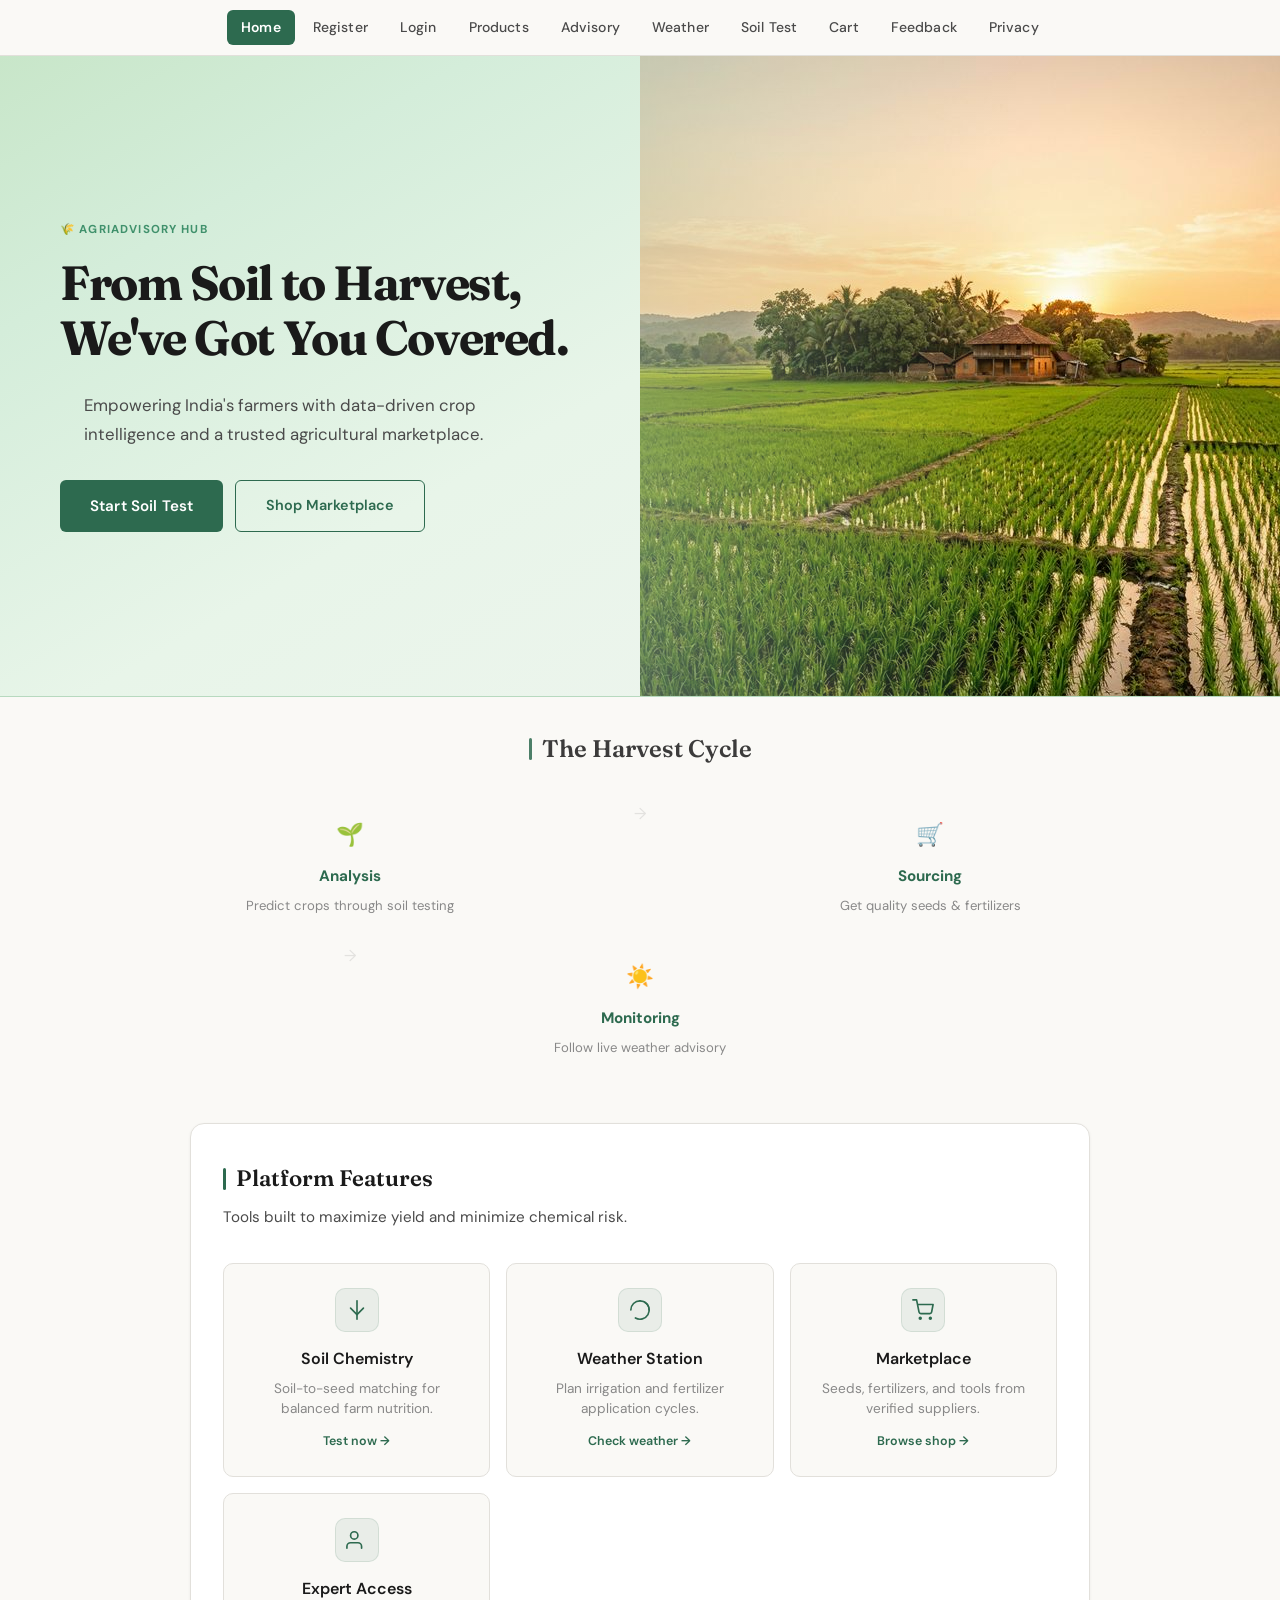
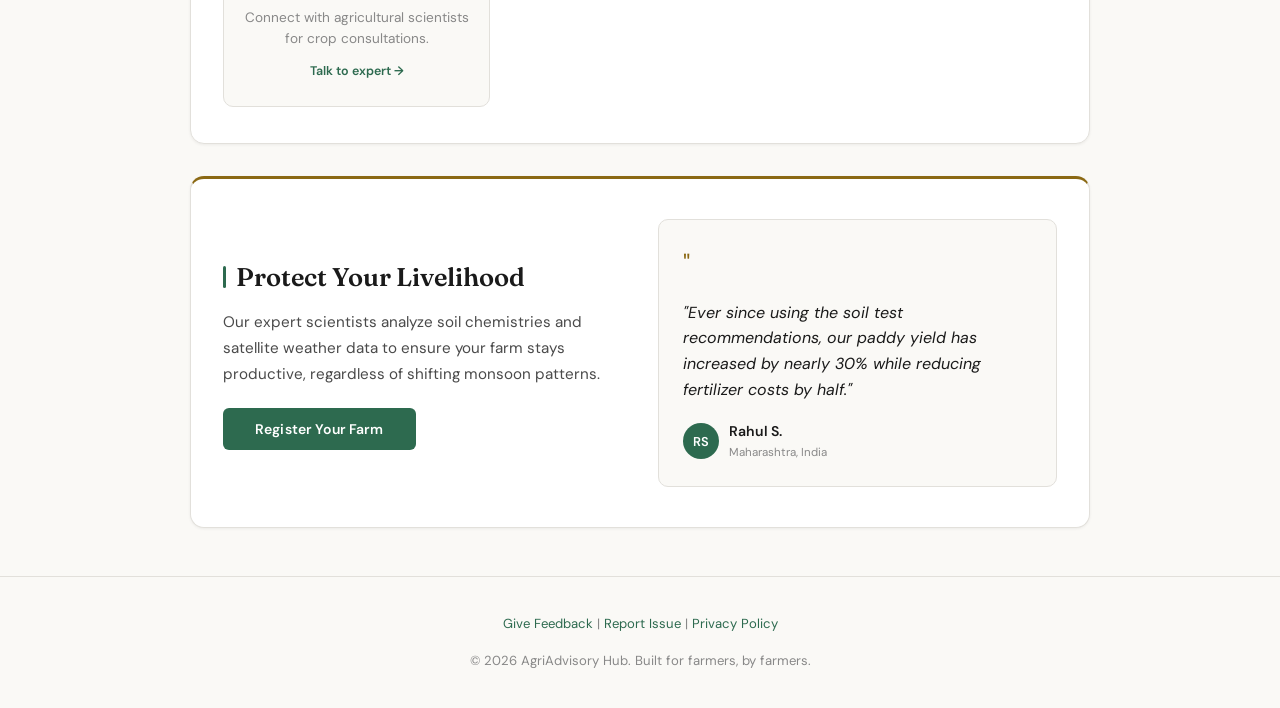
<file: index.html>
<!DOCTYPE html>
<html lang="en">

<head>
  <meta charset="UTF-8">
  <meta name="viewport" content="width=device-width, initial-scale=1.0">
  <meta name="description"
    content="AgriAdvisory Hub — Smart farming assistant for crop recommendations, farm registration, and agricultural products.">
  <title>AgriAdvisory Hub — Smart Farming Assistant</title>
  <link rel="stylesheet" href="style.css">
</head>

<body>

  <nav>
    <a href="index.html" class="active">Home</a>
    <a href="register.html">Register</a>
    <a href="login.html">Login</a>
    <a href="products.html">Products</a>
    <a href="advisory.html">Advisory</a>
    <a href="weather.html">Weather</a>
    <a href="soil.html">Soil Test</a>
    <a href="checkout.html">Cart</a>
    <a href="feedback.html">Feedback</a>
    <a href="privacy.html">Privacy</a>
  </nav>

  <header style="padding: 0; text-align: left;" class="hero-split">
    <div class="hero-text">
      <span
        style="display:inline-block; font-size:0.72rem; font-weight:700; letter-spacing:0.1em; text-transform:uppercase; color:var(--accent-secondary); margin-bottom:16px;">🌾
        AgriAdvisory Hub</span>
      <h1 style="font-size: clamp(2rem, 4.5vw, 3rem);">From Soil to Harvest,<br>We've Got You Covered.</h1>
      <p style="margin-top:14px; color:var(--text-secondary); max-width:480px; font-size:1.05rem; line-height:1.7;">
        Empowering India's farmers with data-driven crop intelligence and a trusted agricultural marketplace.</p>
      <div style="display: flex; gap: 12px; flex-wrap: wrap; margin-top: 32px;">
        <button onclick="location.href='soil.html'" style="padding: 13px 30px; font-size: 0.95rem;">
          Start Soil Test
        </button>
        <a href="products.html"
          style="padding: 13px 30px; text-decoration: none; color: var(--accent-primary); border: 1px solid var(--accent-primary); border-radius: var(--radius-sm); font-weight: 600; font-size: 0.9rem; transition: 0.2s; display:inline-flex; align-items:center;">
          Shop Marketplace
        </a>
      </div>
    </div>
    <div class="hero-image">
      <img src="images/farm_hero.png" alt="Lush green paddy fields at golden hour">
    </div>
  </header>

  <!-- THE FARMER JOURNEY -->
  <div class="section" style="background: none; border: none; box-shadow: none; padding: 0 20px;">
    <h2 style="justify-content: center; font-size: 1.5rem; opacity: 0.85; margin-bottom: 32px;">
      The Harvest Cycle</h2>
    <div class="features" style="gap: 10px;">
      <div style="text-align: center; flex: 1; padding: 16px; border-radius: 10px;">
        <span style="font-size: 1.4rem; display: block; margin-bottom: 10px;">🌱</span>
        <h4 style="color: var(--accent-primary); margin-bottom: 6px; font-size: 0.95rem;">Analysis</h4>
        <p style="font-size: 0.82rem; color: var(--text-muted);">Predict crops through soil testing</p>
      </div>
      <div style="text-align: center; flex: 0.3; opacity: 0.2; color: var(--text-muted);">→</div>
      <div style="text-align: center; flex: 1; padding: 16px; border-radius: 10px;">
        <span style="font-size: 1.4rem; display: block; margin-bottom: 10px;">🛒</span>
        <h4 style="color: var(--accent-primary); margin-bottom: 6px; font-size: 0.95rem;">Sourcing</h4>
        <p style="font-size: 0.82rem; color: var(--text-muted);">Get quality seeds &amp; fertilizers</p>
      </div>
      <div style="text-align: center; flex: 0.3; opacity: 0.2; color: var(--text-muted);">→</div>
      <div style="text-align: center; flex: 1; padding: 16px; border-radius: 10px;">
        <span style="font-size: 1.4rem; display: block; margin-bottom: 10px;">☀️</span>
        <h4 style="color: var(--accent-primary); margin-bottom: 6px; font-size: 0.95rem;">Monitoring</h4>
        <p style="font-size: 0.82rem; color: var(--text-muted);">Follow live weather advisory</p>
      </div>
    </div>
  </div>

  <div class="section" style="margin-top: 48px;">
    <h2 style="margin-bottom: 8px;">Platform Features</h2>
    <p style="margin-bottom: 32px;">Tools built to maximize yield and minimize chemical risk.</p>

    <div class="features">
      <div class="feature-card" onclick="location.href='soil.html'" style="cursor: pointer;">
        <div class="feature-icon">
          <svg xmlns="http://www.w3.org/2000/svg" width="22" height="22" viewBox="0 0 24 24" fill="none"
            stroke="currentColor" stroke-width="1.8" stroke-linecap="round" stroke-linejoin="round">
            <path d="M12 2v20" />
            <path d="m5 10 7 7 7-7" />
          </svg>
        </div>
        <h3>Soil Chemistry</h3>
        <p>Soil-to-seed matching for balanced farm nutrition.</p>
        <span
          style="font-size: 0.78rem; color: var(--accent-primary); font-weight: 600; margin-top: 12px; display: block;">Test
          now →</span>
      </div>

      <div class="feature-card" onclick="location.href='weather.html'" style="cursor: pointer;">
        <div class="feature-icon">
          <svg xmlns="http://www.w3.org/2000/svg" width="22" height="22" viewBox="0 0 24 24" fill="none"
            stroke="currentColor" stroke-width="1.8" stroke-linecap="round" stroke-linejoin="round">
            <path d="M12 2a10 10 0 0 1 10 10" />
            <path d="M2 12C2 6.48 6.48 2 12 2" />
            <path d="M7 20.7a10 10 0 0 0 10-17.4" />
          </svg>
        </div>
        <h3>Weather Station</h3>
        <p>Plan irrigation and fertilizer application cycles.</p>
        <span
          style="font-size: 0.78rem; color: var(--accent-primary); font-weight: 600; margin-top: 12px; display: block;">Check
          weather →</span>
      </div>

      <div class="feature-card" onclick="location.href='products.html'" style="cursor: pointer;">
        <div class="feature-icon">
          <svg xmlns="http://www.w3.org/2000/svg" width="22" height="22" viewBox="0 0 24 24" fill="none"
            stroke="currentColor" stroke-width="1.8" stroke-linecap="round" stroke-linejoin="round">
            <circle cx="9" cy="21" r="1" />
            <circle cx="20" cy="21" r="1" />
            <path d="M1 1h4l2.68 13.39a2 2 0 0 0 2 1.61h9.72a2 2 0 0 0 2-1.61L23 6H6" />
          </svg>
        </div>
        <h3>Marketplace</h3>
        <p>Seeds, fertilizers, and tools from verified suppliers.</p>
        <span
          style="font-size: 0.78rem; color: var(--accent-primary); font-weight: 600; margin-top: 12px; display: block;">Browse
          shop →</span>
      </div>

      <div class="feature-card" onclick="location.href='advisory.html'" style="cursor: pointer;">
        <div class="feature-icon">
          <svg xmlns="http://www.w3.org/2000/svg" width="22" height="22" viewBox="0 0 24 24" fill="none"
            stroke="currentColor" stroke-width="1.8" stroke-linecap="round" stroke-linejoin="round">
            <path d="M17 21v-2a4 4 0 0 0-4-4H5a4 4 0 0 0-4 4v2" />
            <circle cx="9" cy="7" r="4" />
          </svg>
        </div>
        <h3>Expert Access</h3>
        <p>Connect with agricultural scientists for crop consultations.</p>
        <span
          style="font-size: 0.78rem; color: var(--accent-primary); font-weight: 600; margin-top: 12px; display: block;">Talk
          to expert →</span>
      </div>
    </div>
  </div>

  <div class="section" style="border-top: 3px solid var(--accent-earth); padding: 40px 32px;">
    <div style="display: grid; grid-template-columns: 1fr 1fr; gap: 36px; align-items: center;">
      <div>
        <h2 style="font-size: 1.6rem; color: var(--text-primary);">Protect Your Livelihood</h2>
        <p style="margin-top: 12px; color: var(--text-secondary); line-height: 1.7;">Our expert scientists analyze soil
          chemistries and satellite weather data to ensure your farm stays productive, regardless of shifting monsoon
          patterns.</p>
        <button onclick="location.href='register.html'" style="margin-top: 20px; padding: 12px 32px;">Register Your
          Farm</button>
      </div>
      <div>
        <div
          style="background: var(--bg-primary); border-radius: var(--radius-md); padding: 24px; border: 1px solid var(--border-color);">
          <div style="color: var(--accent-earth); font-size: 1.6rem; margin-bottom: 14px;">"</div>
          <p style="font-style: italic; font-size: 1rem; color: var(--text-primary); line-height: 1.6;">"Ever since
            using the soil test recommendations, our paddy yield has increased by nearly 30% while reducing fertilizer
            costs by half."</p>
          <div style="margin-top: 18px; display: flex; align-items: center; gap: 10px;">
            <div
              style="width: 36px; height: 36px; border-radius: 50%; background: var(--accent-primary); display:flex; align-items:center; justify-content:center; color: #fff; font-weight:600; font-size: 0.8rem;">
              RS</div>
            <div>
              <div style="font-weight: 600; font-size: 0.88rem;">Rahul S.</div>
              <div style="font-size: 0.72rem; color: var(--text-muted);">Maharashtra, India</div>
            </div>
          </div>
        </div>
      </div>
    </div>
  </div>

  <footer>
    <div style="margin-bottom: 15px;">
      <a href="feedback.html">Give Feedback</a> |
      <a href="report_issue.html">Report Issue</a> |
      <a href="privacy.html">Privacy Policy</a>
    </div>
    <p>&copy; 2026 AgriAdvisory Hub. Built for farmers, by farmers.</p>
  </footer>

</body>

</html>
</file>
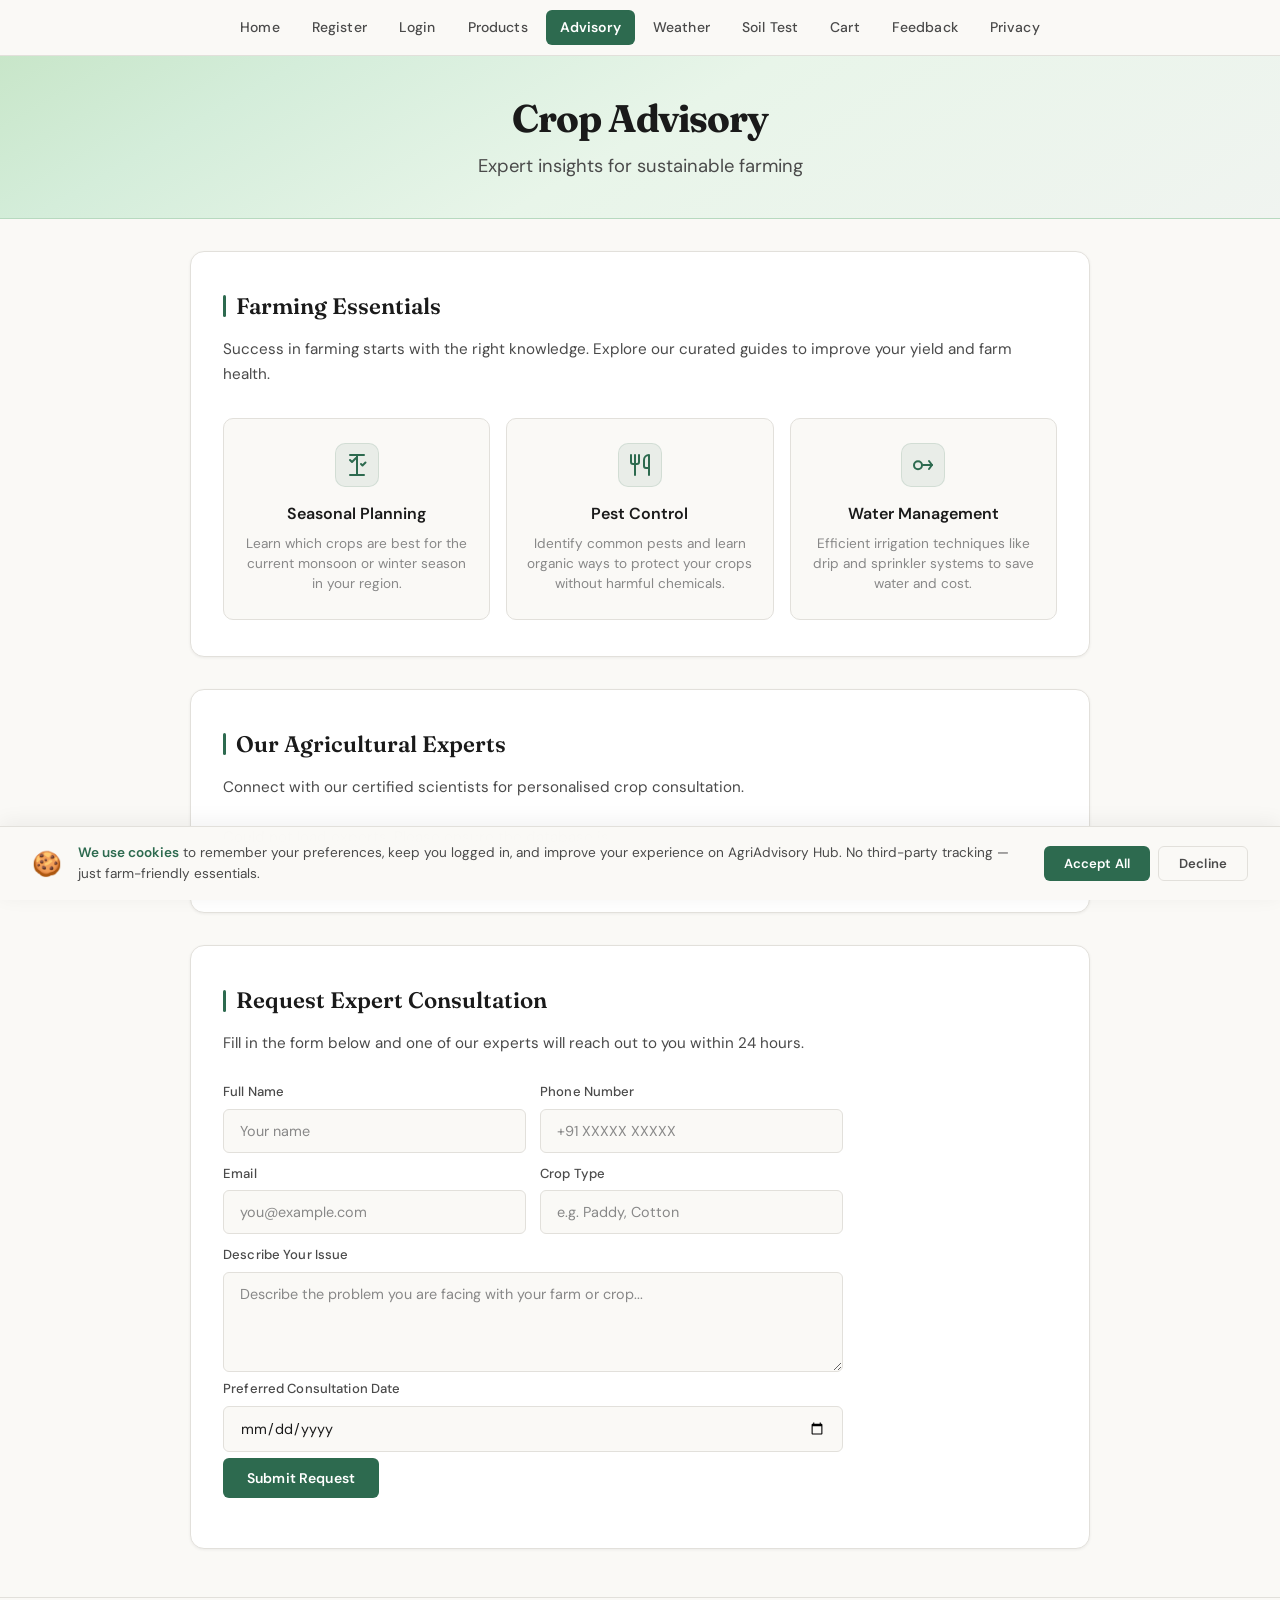
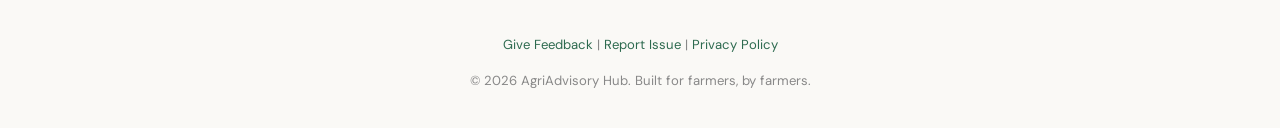
<file: advisory.html>
<!DOCTYPE html>
<html lang="en">

<head>
    <meta charset="UTF-8">
    <meta name="viewport" content="width=device-width, initial-scale=1.0">
    <meta name="description" content="Expert agricultural advisory and crop management tips on AgriAdvisory Hub.">
    <title>Expert Advisory — AgriAdvisory Hub</title>
    <link rel="stylesheet" href="style.css">
    <style>
        .experts-grid {
            display: grid;
            grid-template-columns: repeat(auto-fill, minmax(280px, 1fr));
            gap: 18px;
            margin-top: 24px;
        }

        .expert-card {
            background: var(--bg-card);
            border: 1px solid var(--border-color);
            border-radius: var(--radius-md);
            padding: 22px;
            transition: var(--transition-fast);
        }

        .expert-card:hover {
            border-color: var(--accent-secondary);
        }

        .expert-badge {
            display: inline-block;
            font-size: 0.7rem;
            font-weight: 700;
            letter-spacing: 0.06em;
            text-transform: uppercase;
            color: var(--accent-primary);
            background: rgba(45, 106, 79, 0.08);
            border-radius: 4px;
            padding: 3px 9px;
            margin-bottom: 10px;
        }

        .expert-name {
            font-size: 1.05rem;
            font-weight: 700;
            color: var(--text-primary);
            margin-bottom: 4px;
        }

        .expert-qual {
            font-size: 0.8rem;
            color: var(--text-muted);
            margin-bottom: 8px;
        }

        .expert-meta {
            font-size: 0.82rem;
            color: var(--text-secondary);
            line-height: 1.6;
        }

        .expert-exp {
            font-size: 0.78rem;
            color: var(--accent-primary);
            font-weight: 600;
            margin-top: 10px;
        }

        .request-form-wrap {
            max-width: 620px;
        }

        .input-row {
            display: grid;
            grid-template-columns: 1fr 1fr;
            gap: 14px;
        }

        @media (max-width: 600px) {
            .input-row {
                grid-template-columns: 1fr;
            }
        }
    </style>
</head>

<body>

    <nav>
        <a href="index.html">Home</a>
        <a href="register.html">Register</a>
        <a href="login.html">Login</a>
        <a href="products.html">Products</a>
        <a href="advisory.html" class="active">Advisory</a>
        <a href="weather.html">Weather</a>
        <a href="soil.html">Soil Test</a>
        <a href="checkout.html">Cart</a>
        <a href="feedback.html">Feedback</a>
        <a href="privacy.html">Privacy</a>
    </nav>

    <header class="header-slim">
        <h1>Crop Advisory</h1>
        <p>Expert insights for sustainable farming</p>
    </header>

    <div class="section">
        <h2>Farming Essentials</h2>
        <p>Success in farming starts with the right knowledge. Explore our curated guides to improve your yield and farm
            health.</p>

        <div class="features" style="margin-top: 30px;">
            <div class="feature-card">
                <div class="feature-icon">
                    <svg xmlns="http://www.w3.org/2000/svg" width="24" height="24" viewBox="0 0 24 24" fill="none"
                        stroke="currentColor" stroke-width="2" stroke-linecap="round" stroke-linejoin="round">
                        <path d="m16 11 1.5 1.5 3-3" />
                        <path d="M5 22h14" />
                        <path d="M5 2h14" />
                        <path d="M12 2v20" />
                        <path d="m5 7 2 2 4-4" />
                    </svg>
                </div>
                <h3>Seasonal Planning</h3>
                <p>Learn which crops are best for the current monsoon or winter season in your region.</p>
            </div>
            <div class="feature-card">
                <div class="feature-icon">
                    <svg xmlns="http://www.w3.org/2000/svg" width="24" height="24" viewBox="0 0 24 24" fill="none"
                        stroke="currentColor" stroke-width="2" stroke-linecap="round" stroke-linejoin="round">
                        <path d="M3 2v7c0 1.1.9 2 2 2h4a2 2 0 0 0 2-2V2" />
                        <path d="M7 2v20" />
                        <path d="M21 15V2v0a5 5 0 0 0-5 5v6c0 1.1.9 2 2 2h3Zm0 0v7" />
                    </svg>
                </div>
                <h3>Pest Control</h3>
                <p>Identify common pests and learn organic ways to protect your crops without harmful chemicals.</p>
            </div>
            <div class="feature-card">
                <div class="feature-icon">
                    <svg xmlns="http://www.w3.org/2000/svg" width="24" height="24" viewBox="0 0 24 24" fill="none"
                        stroke="currentColor" stroke-width="2" stroke-linecap="round" stroke-linejoin="round">
                        <path d="M7 16.3c2.2 0 4-1.8 4-4 0-2.2-1.8-4-4-4s-4 1.8-4 4c0 2.2 1.8 4 4 4Z" />
                        <path d="M12 12h9" />
                        <path d="M18 8l3 4-3 4" />
                    </svg>
                </div>
                <h3>Water Management</h3>
                <p>Efficient irrigation techniques like drip and sprinkler systems to save water and cost.</p>
            </div>
        </div>
    </div>

    <div class="section">
        <h2>Our Agricultural Experts</h2>
        <p>Connect with our certified scientists for personalised crop consultation.</p>
        <div id="experts-grid" class="experts-grid">
            <p style="color: var(--text-muted);">Loading experts...</p>
        </div>
    </div>

    <div class="section">
        <h2>Request Expert Consultation</h2>
        <p style="margin-bottom: 24px;">Fill in the form below and one of our experts will reach out to you within 24
            hours.</p>
        <div class="request-form-wrap">
            <form id="advisory-form">
                <div class="input-row">
                    <div class="form-group">
                        <label for="adv-name">Full Name</label>
                        <input type="text" id="adv-name" placeholder="Your name" required>
                    </div>
                    <div class="form-group">
                        <label for="adv-phone">Phone Number</label>
                        <input type="text" id="adv-phone" placeholder="+91 XXXXX XXXXX" required>
                    </div>
                </div>
                <div class="input-row">
                    <div class="form-group">
                        <label for="adv-email">Email</label>
                        <input type="email" id="adv-email" placeholder="you@example.com">
                    </div>
                    <div class="form-group">
                        <label for="adv-crop">Crop Type</label>
                        <input type="text" id="adv-crop" placeholder="e.g. Paddy, Cotton">
                    </div>
                </div>
                <div class="form-group">
                    <label for="adv-issue">Describe Your Issue</label>
                    <textarea id="adv-issue" rows="4"
                        placeholder="Describe the problem you are facing with your farm or crop..." required></textarea>
                </div>
                <div class="form-group">
                    <label for="adv-date">Preferred Consultation Date</label>
                    <input type="date" id="adv-date">
                </div>
                <button type="submit" id="adv-submit-btn">Submit Request</button>
            </form>
            <p id="adv-msg" style="margin-top: 14px; color: var(--accent-primary); font-weight: 500;"></p>
        </div>
    </div>

    <footer>
        <div style="margin-bottom: 15px;">
            <a href="feedback.html">Give Feedback</a> |
            <a href="report_issue.html">Report Issue</a> |
            <a href="privacy.html">Privacy Policy</a>
        </div>
        <p>&copy; 2026 AgriAdvisory Hub. Built for farmers, by farmers.</p>
    </footer>

    <script src="script.js"></script>
    <script>
        // Load experts from database
        (async function loadExperts() {
            const grid = document.getElementById('experts-grid');
            try {
                const res = await fetch('get_advisory.php');
                const data = await res.json();

                if (!data || data.length === 0) {
                    grid.innerHTML = '<p style="color:var(--text-muted);">No experts listed yet.</p>';
                    return;
                }

                grid.innerHTML = '';
                data.forEach(expert => {
                    const card = document.createElement('div');
                    card.className = 'expert-card';
                    card.innerHTML = `
                        <div class="expert-badge">${expert.specialisation || 'Agriculture'}</div>
                        <div class="expert-name">${expert.name}</div>
                        <div class="expert-qual">${expert.qualification || ''}</div>
                        <div class="expert-meta">📍 ${expert.state_coverage || 'Pan India'}</div>
                        <div class="expert-exp">${expert.experience_yrs} yrs experience</div>
                    `;
                    grid.appendChild(card);
                });
            } catch (err) {
                grid.innerHTML = '<p style="color:var(--text-muted);">Could not load experts. Please ensure the database is running.</p>';
            }
        })();

        // Advisory consultation request form
        const advisoryForm = document.getElementById('advisory-form');
        if (advisoryForm) {
            advisoryForm.onsubmit = async function (e) {
                e.preventDefault();
                const btn = document.getElementById('adv-submit-btn');
                btn.innerText = 'Submitting...';
                btn.disabled = true;

                const farmerId = getCookie('farmerId') || '';
                const body = [
                    `farmer_id=${encodeURIComponent(farmerId)}`,
                    `farmer_name=${encodeURIComponent(document.getElementById('adv-name').value.trim())}`,
                    `farmer_phone=${encodeURIComponent(document.getElementById('adv-phone').value.trim())}`,
                    `farmer_email=${encodeURIComponent(document.getElementById('adv-email').value.trim())}`,
                    `crop_type=${encodeURIComponent(document.getElementById('adv-crop').value.trim())}`,
                    `issue_desc=${encodeURIComponent(document.getElementById('adv-issue').value.trim())}`,
                    `preferred_date=${encodeURIComponent(document.getElementById('adv-date').value)}`
                ].join('&');

                try {
                    const res = await fetch('request_advisory.php', {
                        method: 'POST',
                        headers: { 'Content-Type': 'application/x-www-form-urlencoded' },
                        body: body
                    });
                    const result = await res.json();
                    const msg = document.getElementById('adv-msg');

                    if (result.status === 'success') {
                        msg.innerText = '✅ Request submitted! Our expert will contact you within 24 hours.';
                        advisoryForm.reset();
                        showToast('Consultation request saved.');
                    } else {
                        msg.innerText = result.message || 'Something went wrong.';
                        showToast('Request failed. Please try again.');
                    }
                } catch (err) {
                    showToast('Network error. Please check your connection.');
                } finally {
                    btn.innerText = 'Submit Request';
                    btn.disabled = false;
                }
            };
        }
    </script>

</body>

</html>
</file>
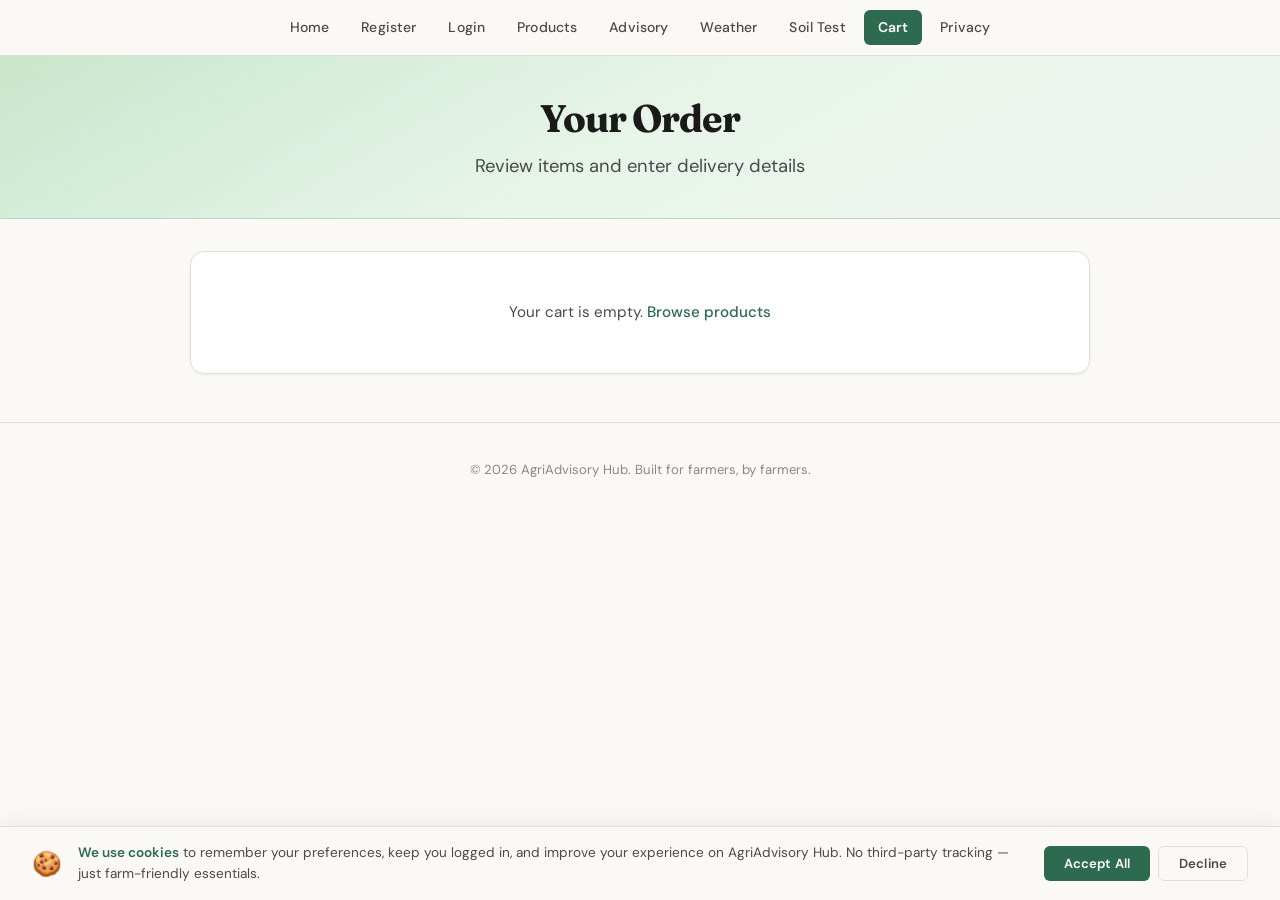
<file: checkout.html>
<!DOCTYPE html>
<html lang="en">

<head>
    <meta charset="UTF-8">
    <meta name="viewport" content="width=device-width, initial-scale=1.0">
    <meta name="description" content="Review your cart and place your order on AgriAdvisory Hub.">
    <title>Checkout — AgriAdvisory Hub</title>
    <link rel="stylesheet" href="style.css">
</head>

<body>

    <nav>
        <a href="index.html">Home</a>
        <a href="register.html">Register</a>
        <a href="login.html">Login</a>
        <a href="products.html">Products</a>
        <a href="advisory.html">Advisory</a>
        <a href="weather.html">Weather</a>
        <a href="soil.html">Soil Test</a>
        <a href="checkout.html" class="active">Cart</a>
        <a href="privacy.html">Privacy</a>
    </nav>

    <header class="header-slim">
        <h1>Your Order</h1>
        <p>Review items and enter delivery details</p>
    </header>

    <!-- Empty cart state -->
    <div id="cart-empty" class="section empty-state" style="display:none;">
        <p>Your cart is empty. <a href="products.html" class="link-accent">Browse products</a></p>
    </div>

    <!-- Checkout layout — shown when cart has items -->
    <div id="checkout-layout" class="checkout-grid" style="display:none;">

        <!-- LEFT: Cart Summary -->
        <div class="section checkout-panel">
            <h2>Order Summary</h2>
            <ul id="cart"></ul>
            <div class="order-total-row">
                <span>Total</span>
                <span id="total" class="total-amount"></span>
            </div>
        </div>

        <!-- RIGHT: Delivery Form -->
        <div class="section checkout-panel">
            <h2>Delivery Details</h2>
            <form id="order-form">

                <div class="form-group">
                    <label for="cust-name">Full Name</label>
                    <input type="text" id="cust-name" placeholder="Your name" required>
                </div>

                <div class="form-group">
                    <label for="cust-phone">Phone Number</label>
                    <input type="text" id="cust-phone" placeholder="+91 XXXXX XXXXX" required>
                </div>

                <div class="form-group">
                    <label for="cust-address">Delivery Address</label>
                    <textarea id="cust-address" rows="4" placeholder="Village, Taluka, District, State"
                        required></textarea>
                </div>

                <div class="form-group">
                    <label for="payment-mode">Payment Mode</label>
                    <select id="payment-mode">
                        <option>Cash on Delivery</option>
                        <option>UPI / QR</option>
                        <option>Bank Transfer</option>
                    </select>
                </div>

                <button type="submit" id="place-order-btn" class="btn-place-order">
                    Place Order
                </button>

            </form>
            <p id="order-msg" class="order-msg"></p>
        </div>

    </div>

    <!-- Order success screen -->
    <div id="order-success" class="section order-success-panel" style="display:none;">
        <div class="success-icon">
            <svg xmlns="http://www.w3.org/2000/svg" width="48" height="48" viewBox="0 0 24 24" fill="none"
                stroke="currentColor" stroke-width="1.8" stroke-linecap="round" stroke-linejoin="round">
                <path d="M22 11.08V12a10 10 0 1 1-5.93-9.14" />
                <polyline points="22 4 12 14.01 9 11.01" />
            </svg>
        </div>
        <h2>Order Placed!</h2>
        <p>Thank you. Your order has been received and saved. Our team will contact you shortly.</p>
        <p id="order-ref" class="order-ref"></p>
        <a href="products.html" class="btn-outline-link">Continue Shopping</a>
    </div>

    <footer>
        <p>&copy; 2026 AgriAdvisory Hub. Built for farmers, by farmers.</p>
    </footer>

    <script src="script.js"></script>

</body>

</html>
</file>
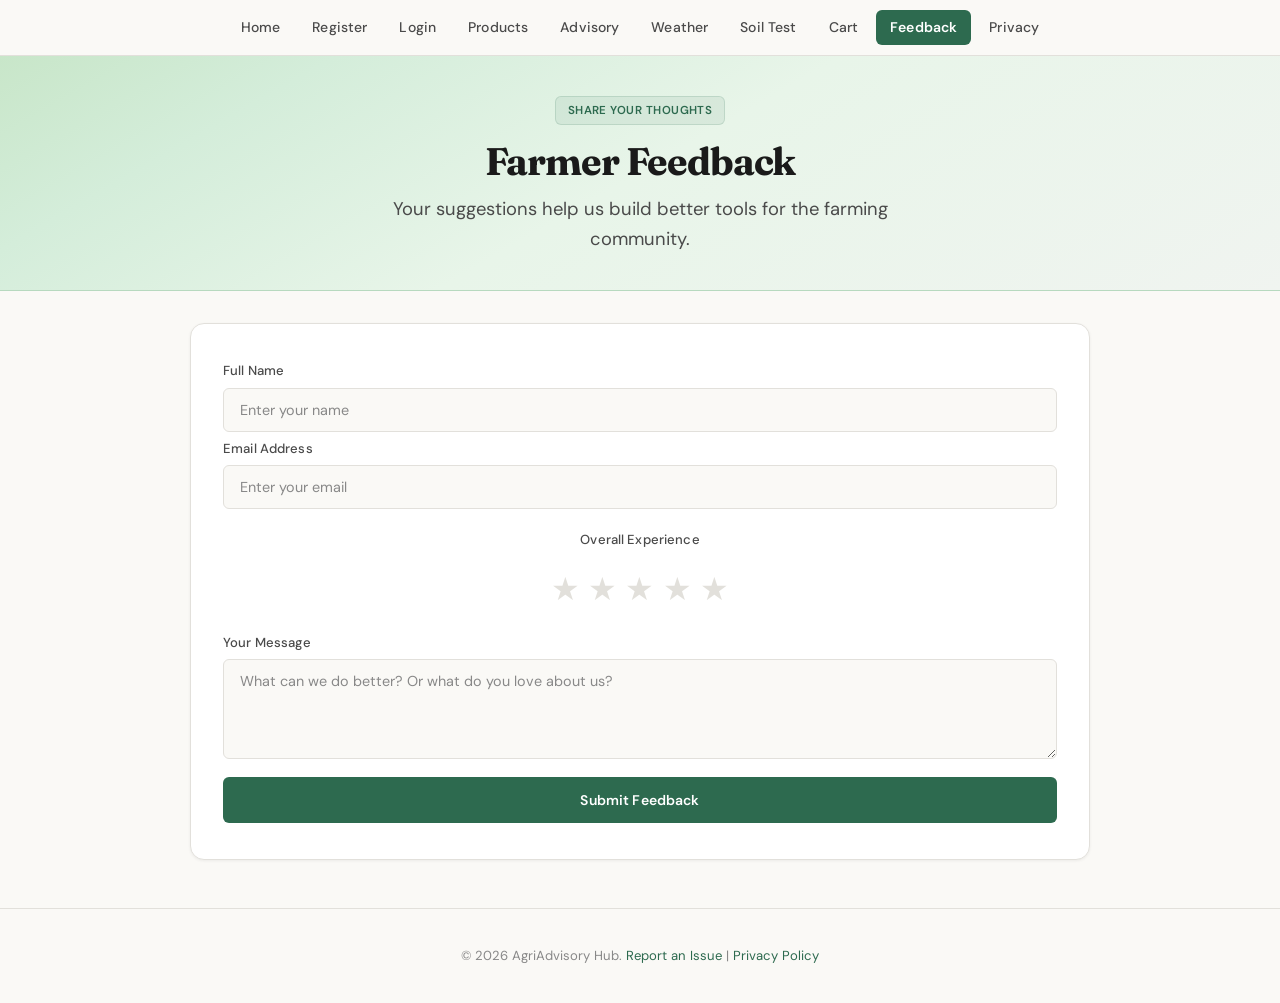
<file: feedback.html>
<!DOCTYPE html>
<html lang="en">

<head>
    <meta charset="UTF-8">
    <meta name="viewport" content="width=device-width, initial-scale=1.0">
    <meta name="description"
        content="Share your feedback with AgriAdvisory Hub. Help us improve our services for farmers.">
    <title>Feedback — AgriAdvisory Hub</title>
    <link rel="stylesheet" href="style.css">
    <style>
        .rating-stars {
            display: flex;
            gap: 8px;
            margin: 12px 0;
            justify-content: center;
        }

        .rating-stars input {
            display: none;
        }

        .rating-stars label {
            font-size: 2rem;
            color: var(--border-color);
            cursor: pointer;
            transition: var(--transition-fast);
        }

        .rating-stars label:hover,
        .rating-stars label:hover~label,
        .rating-stars input:checked~label {
            color: #f1c40f;
        }

        .rating-stars {
            flex-direction: row-reverse;
        }
    </style>
</head>

<body>

    <nav>
        <a href="index.html">Home</a>
        <a href="register.html">Register</a>
        <a href="login.html">Login</a>
        <a href="products.html">Products</a>
        <a href="advisory.html">Advisory</a>
        <a href="weather.html">Weather</a>
        <a href="soil.html">Soil Test</a>
        <a href="checkout.html">Cart</a>
        <a href="feedback.html" class="active">Feedback</a>
        <a href="privacy.html">Privacy</a>
    </nav>

    <header class="header-slim">
        <span class="badge">Share Your Thoughts</span>
        <h1>Farmer Feedback</h1>
        <p>Your suggestions help us build better tools for the farming community.</p>
    </header>

    <main class="section">
        <form id="feedbackForm">
            <div class="form-group">
                <label for="name">Full Name</label>
                <input type="text" id="name" name="name" placeholder="Enter your name" required>
            </div>

            <div class="form-group">
                <label for="email">Email Address</label>
                <input type="email" id="email" name="email" placeholder="Enter your email" required>
            </div>

            <div class="form-group" style="text-align: center; margin-top: 20px;">
                <label>Overall Experience</label>
                <div class="rating-stars">
                    <input type="radio" id="star5" name="rating" value="5" required><label for="star5">★</label>
                    <input type="radio" id="star4" name="rating" value="4"><label for="star4">★</label>
                    <input type="radio" id="star3" name="rating" value="3"><label for="star3">★</label>
                    <input type="radio" id="star2" name="rating" value="2"><label for="star2">★</label>
                    <input type="radio" id="star1" name="rating" value="1"><label for="star1">★</label>
                </div>
            </div>

            <div class="form-group">
                <label for="message">Your Message</label>
                <textarea id="message" name="message" placeholder="What can we do better? Or what do you love about us?"
                    required></textarea>
            </div>

            <button type="submit" style="width: 100%; margin-top: 12px; padding: 14px;">Submit Feedback</button>
            <div id="msg"></div>
        </form>
    </main>

    <footer>
        <p>&copy; 2026 AgriAdvisory Hub. <a href="report_issue.html">Report an Issue</a> | <a
                href="privacy.html">Privacy Policy</a></p>
    </footer>

    <script>
        document.getElementById('feedbackForm').addEventListener('submit', async (e) => {
            e.preventDefault();
            const msgDiv = document.getElementById('msg');
            msgDiv.textContent = 'Submitting...';

            const formData = new FormData(e.target);
            try {
                const response = await fetch('submit_feedback.php', {
                    method: 'POST',
                    body: formData
                });
                const result = await response.json();
                msgDiv.textContent = result.message;
                if (result.success) {
                    e.target.reset();
                    msgDiv.style.color = 'var(--accent-primary)';
                } else {
                    msgDiv.style.color = '#c0392b';
                }
            } catch (err) {
                msgDiv.textContent = 'Connection error. Please try again.';
                msgDiv.style.color = '#c0392b';
            }
        });
    </script>
</body>

</html>
</file>
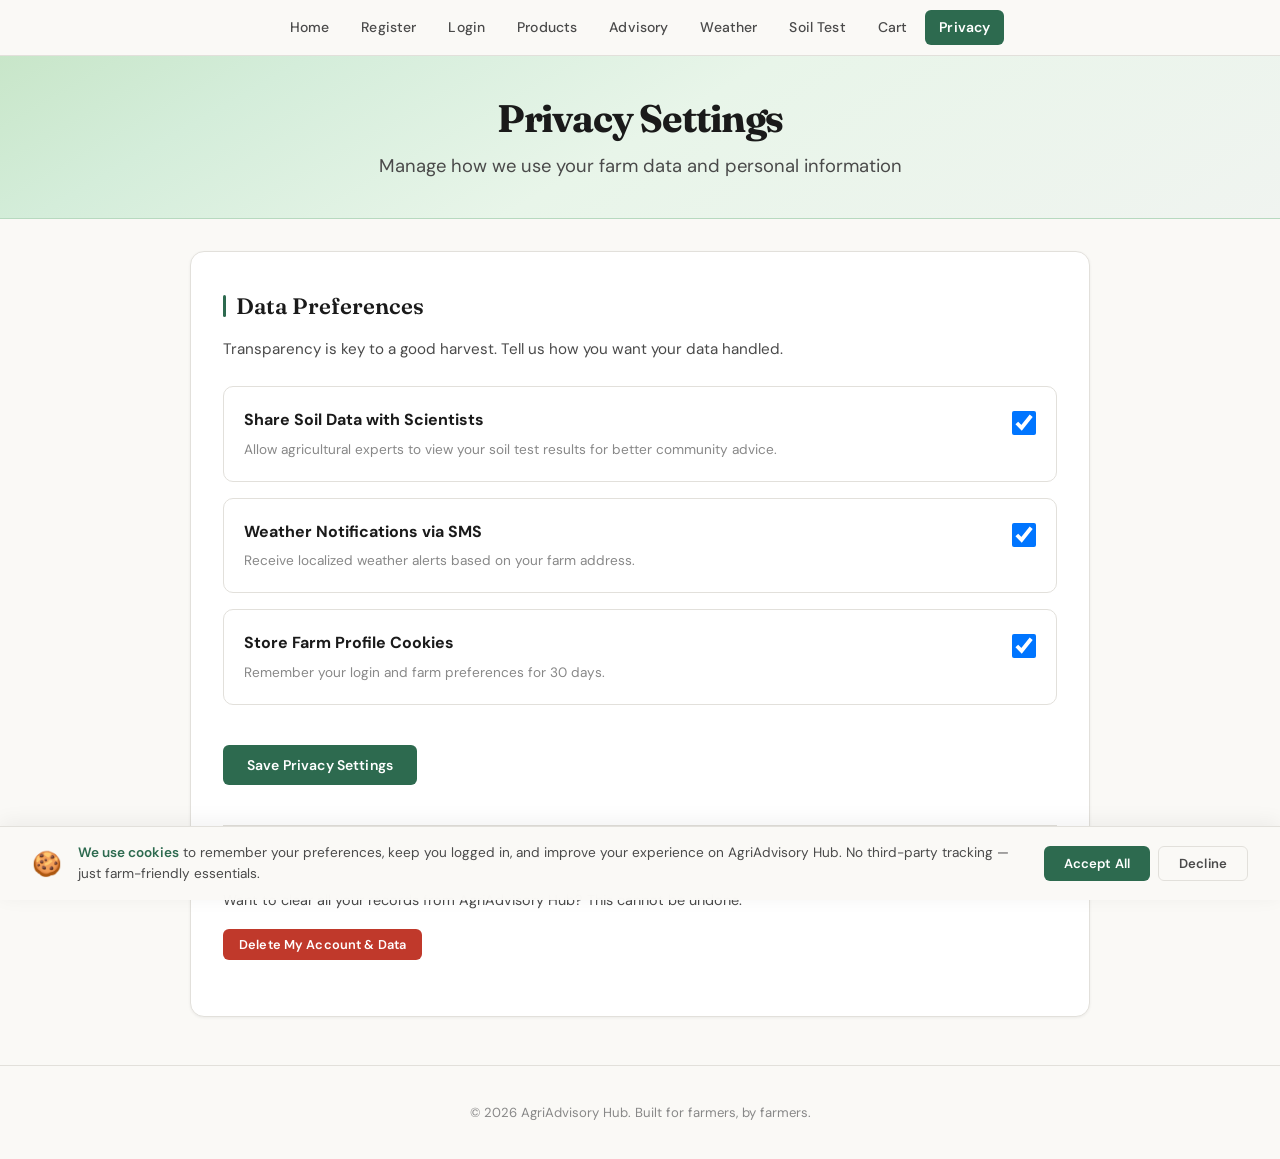
<file: privacy.html>
<!DOCTYPE html>
<html lang="en">

<head>
    <meta charset="UTF-8">
    <meta name="viewport" content="width=device-width, initial-scale=1.0">
    <meta name="description" content="Manage your data and privacy settings on AgriAdvisory Hub.">
    <title>Privacy Settings — AgriAdvisory Hub</title>
    <link rel="stylesheet" href="style.css">
</head>

<body>

    <nav>
        <a href="index.html">Home</a>
        <a href="register.html">Register</a>
        <a href="login.html">Login</a>
        <a href="products.html">Products</a>
        <a href="advisory.html">Advisory</a>
        <a href="weather.html">Weather</a>
        <a href="soil.html">Soil Test</a>
        <a href="checkout.html">Cart</a>
        <a href="privacy.html" class="active">Privacy</a>
    </nav>

    <header class="header-slim">
        <h1>Privacy Settings</h1>
        <p>Manage how we use your farm data and personal information</p>
    </header>

    <div class="section">
        <h2>Data Preferences</h2>
        <p style="margin-bottom: 24px;">Transparency is key to a good harvest. Tell us how you want your data handled.
        </p>

        <form id="privacy-form">
            <div class="form-group"
                style="background: var(--bg-glass); padding: 20px; border-radius: var(--radius-md); margin-bottom: 16px; border: 1px solid var(--border-color);">
                <div style="display: flex; justify-content: space-between; align-items: flex-start; gap: 16px;">
                    <div>
                        <h4 style="color: var(--text-primary); margin-bottom: 4px;">Share Soil Data with Scientists</h4>
                        <p style="font-size: 0.85rem; color: var(--text-muted);">Allow agricultural experts to view your
                            soil test results for better community advice.</p>
                    </div>
                    <input type="checkbox" id="share-soil" style="width: 24px; height: 24px; margin-top: 4px;" checked>
                </div>
            </div>

            <div class="form-group"
                style="background: var(--bg-glass); padding: 20px; border-radius: var(--radius-md); margin-bottom: 16px; border: 1px solid var(--border-color);">
                <div style="display: flex; justify-content: space-between; align-items: flex-start; gap: 16px;">
                    <div>
                        <h4 style="color: var(--text-primary); margin-bottom: 4px;">Weather Notifications via SMS</h4>
                        <p style="font-size: 0.85rem; color: var(--text-muted);">Receive localized weather alerts based
                            on your farm address.</p>
                    </div>
                    <input type="checkbox" id="weather-sms" style="width: 24px; height: 24px; margin-top: 4px;" checked>
                </div>
            </div>

            <div class="form-group"
                style="background: var(--bg-glass); padding: 20px; border-radius: var(--radius-md); margin-bottom: 16px; border: 1px solid var(--border-color);">
                <div style="display: flex; justify-content: space-between; align-items: flex-start; gap: 16px;">
                    <div>
                        <h4 style="color: var(--text-primary); margin-bottom: 4px;">Store Farm Profile Cookies</h4>
                        <p style="font-size: 0.85rem; color: var(--text-muted);">Remember your login and farm
                            preferences for 30 days.</p>
                    </div>
                    <input type="checkbox" id="store-cookies" style="width: 24px; height: 24px; margin-top: 4px;"
                        checked>
                </div>
            </div>

            <button type="submit" style="margin-top: 24px;">Save Privacy Settings</button>
        </form>

        <div style="margin-top: 40px; padding-top: 24px; border-top: 1px solid var(--border-color);">
            <h4 style="color: #ef4444; margin-bottom: 12px;">Data Deletion</h4>
            <p style="font-size: 0.9rem; margin-bottom: 16px;">Want to clear all your records from AgriAdvisory Hub?
                This cannot be undone.</p>
            <button class="btn-danger" id="delete-data-btn">Delete My Account & Data</button>
        </div>

        <p id="privacy-msg" style="margin-top: 20px; text-align: center; color: var(--accent-primary);"></p>
    </div>

    <footer>
        <p>&copy; 2026 AgriAdvisory Hub. Built for farmers, by farmers.</p>
    </footer>

    <script src="script.js"></script>

</body>

</html>
</file>
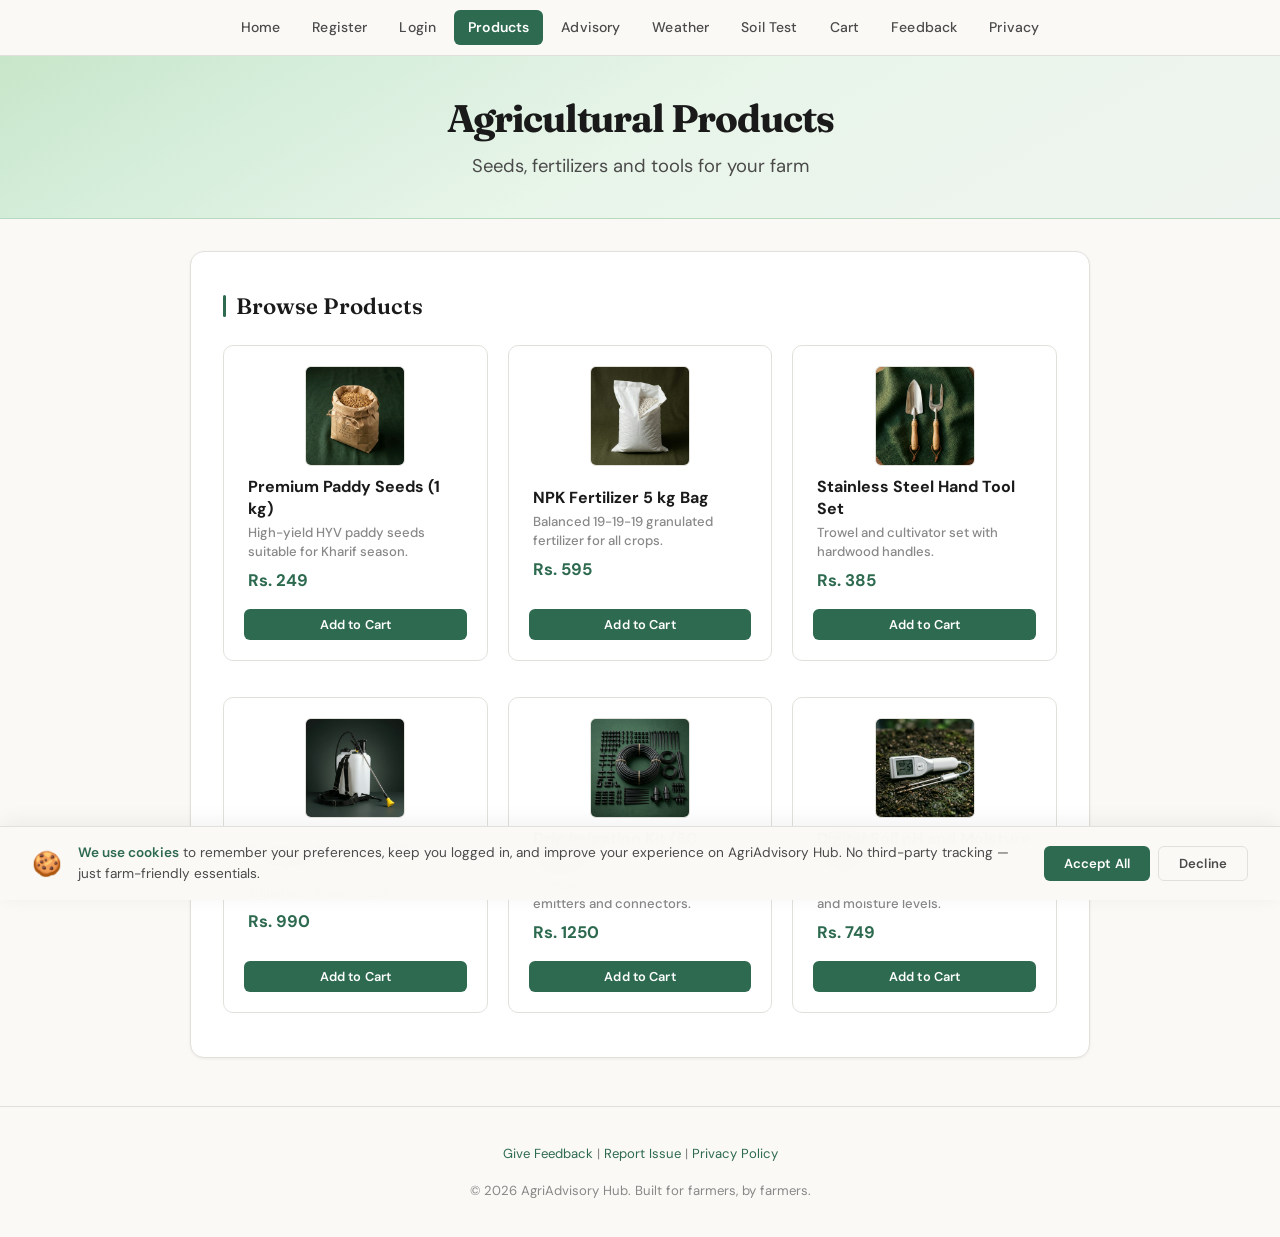
<file: products.html>
<!DOCTYPE html>
<html lang="en">

<head>
    <meta charset="UTF-8">
    <meta name="viewport" content="width=device-width, initial-scale=1.0">
    <meta name="description" content="Browse and purchase essential agricultural products on AgriAdvisory Hub.">
    <title>Products — AgriAdvisory Hub</title>
    <link rel="stylesheet" href="style.css">
</head>

<body>

    <nav>
        <a href="index.html">Home</a>
        <a href="register.html">Register</a>
        <a href="login.html">Login</a>
        <a href="products.html" class="active">Products</a>
        <a href="advisory.html">Advisory</a>
        <a href="weather.html">Weather</a>
        <a href="soil.html">Soil Test</a>
        <a href="checkout.html">Cart</a>
        <a href="feedback.html">Feedback</a>
        <a href="privacy.html">Privacy</a>
    </nav>

    <header class="header-slim">
        <h1>Agricultural Products</h1>
        <p>Seeds, fertilizers and tools for your farm</p>
    </header>

    <div class="section">
        <h2>Browse Products</h2>
        <ul id="products"></ul>

        <div id="products-empty" class="empty-state" style="display:none;">
            <p>No products available right now. Check back soon.</p>
        </div>
    </div>

    <footer>
        <div style="margin-bottom: 15px;">
            <a href="feedback.html">Give Feedback</a> |
            <a href="report_issue.html">Report Issue</a> |
            <a href="privacy.html">Privacy Policy</a>
        </div>
        <p>&copy; 2026 AgriAdvisory Hub. Built for farmers, by farmers.</p>
    </footer>

    <script src="script.js"></script>

</body>

</html>
</file>
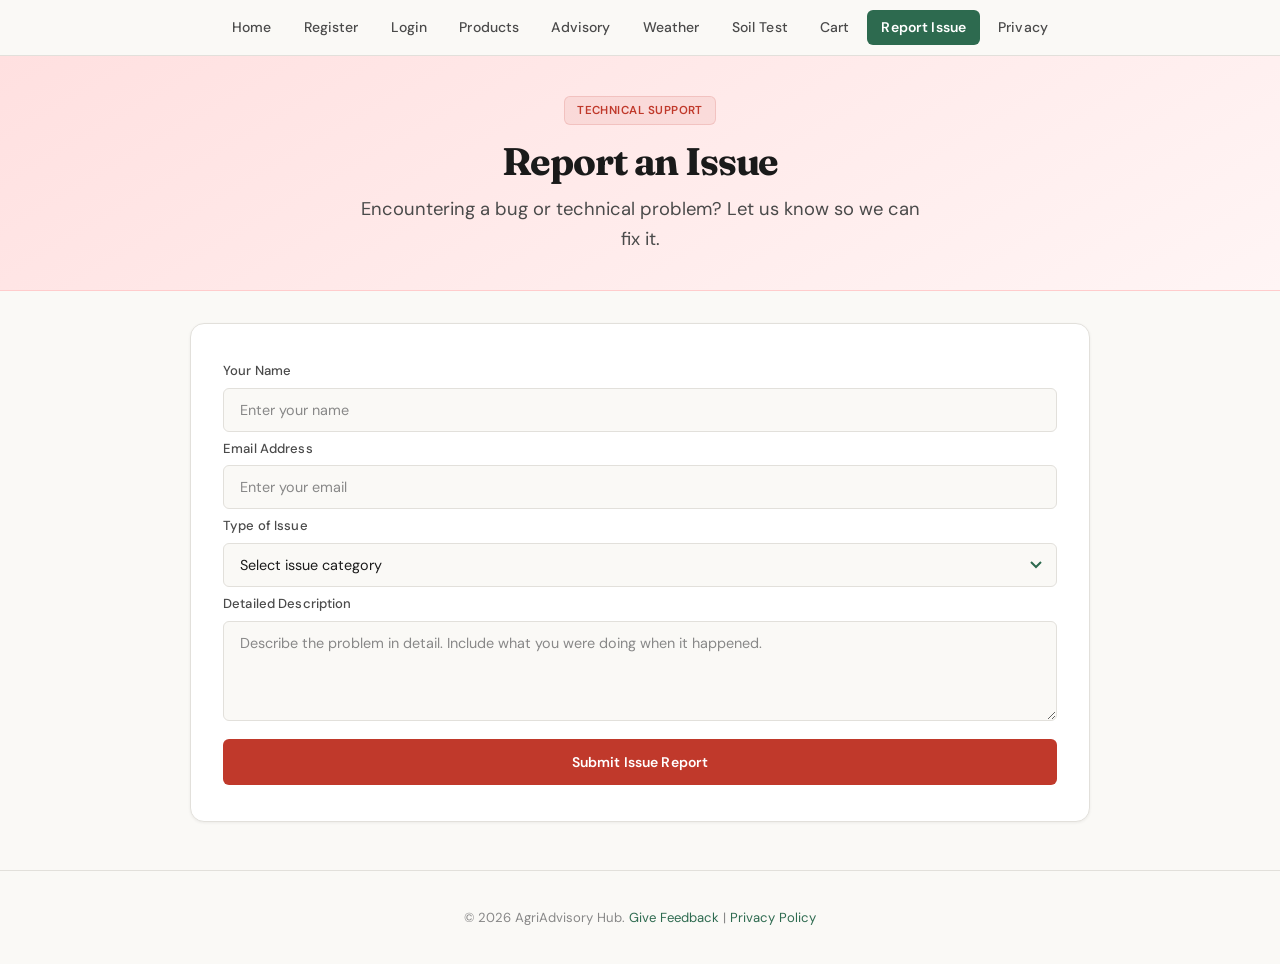
<file: report_issue.html>
<!DOCTYPE html>
<html lang="en">

<head>
    <meta charset="UTF-8">
    <meta name="viewport" content="width=device-width, initial-scale=1.0">
    <meta name="description" content="Report technical issues or problems with AgriAdvisory Hub.">
    <title>Report Issue — AgriAdvisory Hub</title>
    <link rel="stylesheet" href="style.css">
</head>

<body>

    <nav>
        <a href="index.html">Home</a>
        <a href="register.html">Register</a>
        <a href="login.html">Login</a>
        <a href="products.html">Products</a>
        <a href="advisory.html">Advisory</a>
        <a href="weather.html">Weather</a>
        <a href="soil.html">Soil Test</a>
        <a href="checkout.html">Cart</a>
        <a href="report_issue.html" class="active">Report Issue</a>
        <a href="privacy.html">Privacy</a>
    </nav>

    <header class="header-slim"
        style="background: linear-gradient(150deg, #ffe0e0 0%, #fff5f5 100%); border-bottom: 1px solid #ffcccc;">
        <span class="badge"
            style="background: rgba(192, 57, 43, 0.08); color: #c0392b; border-color: rgba(192, 57, 43, 0.15);">Technical
            Support</span>
        <h1>Report an Issue</h1>
        <p>Encountering a bug or technical problem? Let us know so we can fix it.</p>
    </header>

    <main class="section">
        <form id="issueForm">
            <div class="form-group">
                <label for="name">Your Name</label>
                <input type="text" id="name" name="name" placeholder="Enter your name" required>
            </div>

            <div class="form-group">
                <label for="email">Email Address</label>
                <input type="email" id="email" name="email" placeholder="Enter your email" required>
            </div>

            <div class="form-group">
                <label for="issue_type">Type of Issue</label>
                <select id="issue_type" name="issue_type" required>
                    <option value="" disabled selected>Select issue category</option>
                    <option value="Technical Bug">Technical Bug (Website not working)</option>
                    <option value="Data Inquiry">Data Inquiry (Soil/Weather data issue)</option>
                    <option value="Marketplace Issue">Marketplace Issue (Orders/Products)</option>
                    <option value="Account Issue">Account Issue (Login/Registration)</option>
                    <option value="Other">Other</option>
                </select>
            </div>

            <div class="form-group">
                <label for="description">Detailed Description</label>
                <textarea id="description" name="description"
                    placeholder="Describe the problem in detail. Include what you were doing when it happened."
                    required></textarea>
            </div>

            <button type="submit" style="width: 100%; margin-top: 12px; padding: 14px; background: #c0392b;">Submit
                Issue Report</button>
            <div id="msg"></div>
        </form>
    </main>

    <footer>
        <p>&copy; 2026 AgriAdvisory Hub. <a href="feedback.html">Give Feedback</a> | <a href="privacy.html">Privacy
                Policy</a></p>
    </footer>

    <script>
        document.getElementById('issueForm').addEventListener('submit', async (e) => {
            e.preventDefault();
            const msgDiv = document.getElementById('msg');
            msgDiv.textContent = 'Submitting report...';

            const formData = new FormData(e.target);
            try {
                const response = await fetch('submit_issue.php', {
                    method: 'POST',
                    body: formData
                });
                const result = await response.json();
                msgDiv.textContent = result.message;
                if (result.success) {
                    e.target.reset();
                    msgDiv.style.color = '#c0392b';
                } else {
                    msgDiv.style.color = '#c0392b';
                }
            } catch (err) {
                msgDiv.textContent = 'Connection error. Please try again.';
                msgDiv.style.color = '#c0392b';
            }
        });
    </script>
</body>

</html>
</file>
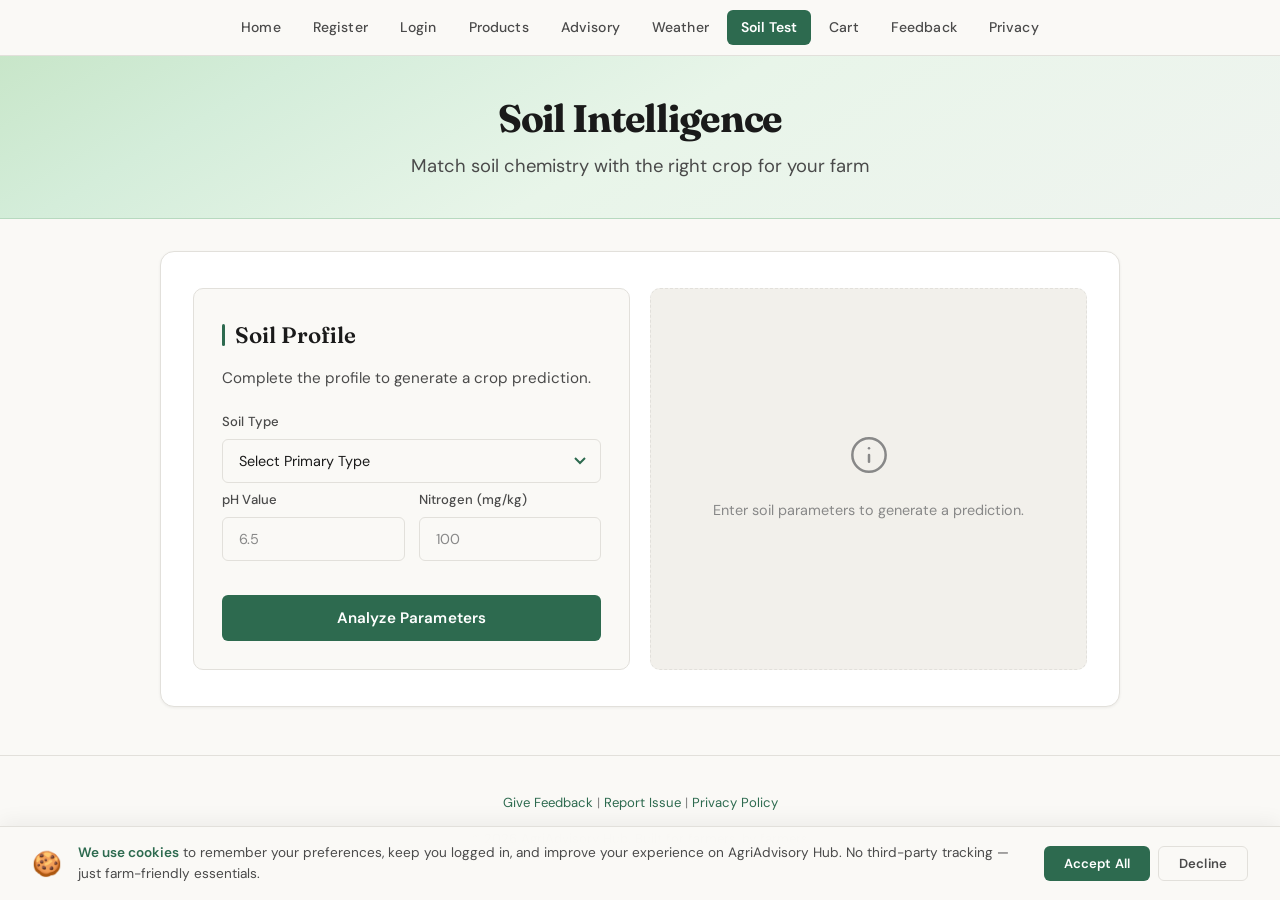
<file: soil.html>
<!DOCTYPE html>
<html lang="en">

<head>
    <meta charset="UTF-8">
    <meta name="viewport" content="width=device-width, initial-scale=1.0">
    <meta name="description" content="Calculate and predict the best crop based on soil parameters.">
    <title>Soil Intelligence — AgriAdvisory Hub</title>
    <link rel="stylesheet" href="style.css">
    <style>
        .soil-grid {
            display: grid;
            grid-template-columns: 1fr 1fr;
            gap: 20px;
        }

        @media (max-width: 768px) {
            .soil-grid {
                grid-template-columns: 1fr;
            }
        }

        .result-card-premium {
            background: rgba(45, 106, 79, 0.04);
            border: 1px solid var(--accent-secondary);
            border-radius: var(--radius-lg);
            padding: 28px;
            text-align: left;
            position: relative;
            animation: fadeIn 0.3s ease-out;
        }

        .input-group-row {
            display: grid;
            grid-template-columns: 1fr 1fr;
            gap: 14px;
            margin-bottom: 16px;
        }

        .loader-bar {
            width: 100%;
            height: 3px;
            background: var(--bg-secondary);
            border-radius: 3px;
            margin-top: 8px;
            overflow: hidden;
            display: none;
        }

        .loader-bar::after {
            content: '';
            display: block;
            width: 50%;
            height: 100%;
            background: var(--accent-primary);
            animation: shimmer 1.5s infinite linear;
        }
    </style>
</head>

<body>

    <nav>
        <a href="index.html">Home</a>
        <a href="register.html">Register</a>
        <a href="login.html">Login</a>
        <a href="products.html">Products</a>
        <a href="advisory.html">Advisory</a>
        <a href="weather.html">Weather</a>
        <a href="soil.html" class="active">Soil Test</a>
        <a href="checkout.html">Cart</a>
        <a href="feedback.html">Feedback</a>
        <a href="privacy.html">Privacy</a>
    </nav>

    <header class="header-slim">
        <h1>Soil Intelligence</h1>
        <p>Match soil chemistry with the right crop for your farm</p>
    </header>

    <div class="section" style="max-width: 960px;">
        <div class="soil-grid">
            <div
                style="background: var(--bg-primary); padding: 28px; border-radius: var(--radius-md); border: 1px solid var(--border-color);">
                <h2>Soil Profile</h2>
                <p style="margin-bottom: 20px;">Complete the profile to generate a crop prediction.</p>

                <form id="soil-calc-form">
                    <div class="form-group">
                        <label>Soil Type</label>
                        <select id="soil-type" required>
                            <option value="">Select Primary Type</option>
                            <option value="alluvial">Alluvial (Potash Rich)</option>
                            <option value="black">Black Soil (Clay Rich)</option>
                            <option value="red">Red Soil (Iron Rich)</option>
                            <option value="laterite">Laterite (Aluminium Rich)</option>
                        </select>
                    </div>

                    <div class="input-group-row">
                        <div class="form-group">
                            <label>pH Value</label>
                            <input type="number" step="0.1" id="soil-ph" placeholder="6.5" min="3" max="10">
                        </div>
                        <div class="form-group">
                            <label>Nitrogen (mg/kg)</label>
                            <input type="number" id="soil-nit" placeholder="100">
                        </div>
                    </div>

                    <button type="submit" id="recommend-btn"
                        style="width: 100%; margin-top: 8px; height: 46px; font-size: 0.95rem;">
                        Analyze Parameters
                    </button>
                    <div id="soil-loader" class="loader-bar"></div>
                </form>
            </div>

            <div id="soil-placeholder"
                style="display: flex; align-items: center; justify-content: center; background: var(--bg-secondary); border: 1px dashed var(--border-color); border-radius: var(--radius-md); text-align: center; padding: 36px;">
                <div>
                    <svg xmlns="http://www.w3.org/2000/svg" width="40" height="40" viewBox="0 0 24 24" fill="none"
                        stroke="var(--text-muted)" stroke-width="1.5" stroke-linecap="round" stroke-linejoin="round"
                        style="margin-bottom: 14px;">
                        <circle cx="12" cy="12" r="10" />
                        <path d="M12 16v-4" />
                        <path d="M12 8h.01" />
                    </svg>
                    <p style="color: var(--text-muted); font-size: 0.9rem;">Enter soil parameters to generate a
                        prediction.</p>
                </div>
            </div>

            <div id="soil-result-panel" class="result-card-premium" style="display: none;">
                <div style="display: flex; align-items: flex-start; gap: 20px;">
                    <div id="soil-result-icon"
                        style="background: var(--bg-card); padding: 10px; border-radius: 10px; border: 1px solid var(--accent-primary); color: var(--accent-primary);">
                    </div>
                    <div>
                        <div
                            style="font-size: 0.7rem; text-transform: uppercase; color: var(--accent-primary); font-weight: 600; letter-spacing: 0.06em; margin-bottom: 4px;">
                            Recommended Crop</div>
                        <h3 id="soil-result-title" style="margin: 0; font-size: 1.5rem; color: var(--text-primary);">
                            Cotton / Soybean</h3>
                        <p id="soil-result-desc"
                            style="font-size: 0.92rem; color: var(--text-secondary); margin-top: 10px; line-height: 1.6;">
                        </p>
                    </div>
                </div>

                <div style="margin-top: 24px; display: flex; gap: 10px;">
                    <a href="products.html" class="btn-outline-link"
                        style="display:inline-block; text-decoration:none; padding: 9px 20px; border: 1px solid var(--accent-primary); color: var(--accent-primary); border-radius: 6px; font-weight: 600; font-size: 0.82rem;">View
                        Suitable Seeds</a>
                    <a href="advisory.html"
                        style="display:inline-block; text-decoration:none; padding: 9px 20px; background: rgba(45, 106, 79, 0.06); color: var(--text-primary); border-radius: 6px; font-weight: 500; font-size: 0.82rem;">Farming
                        Guide</a>
                </div>
            </div>
        </div>
    </div>

    <footer>
        <div style="margin-bottom: 15px;">
            <a href="feedback.html">Give Feedback</a> |
            <a href="report_issue.html">Report Issue</a> |
            <a href="privacy.html">Privacy Policy</a>
        </div>
        <p>&copy; 2026 AgriAdvisory Hub. Built for farmers, by farmers.</p>
    </footer>

    <script src="script.js"></script>
    <script>
        const formalForm = document.getElementById("soil-calc-form");
        const loader = document.getElementById("soil-loader");
        const placeholder = document.getElementById("soil-placeholder");
        const resPanel = document.getElementById("soil-result-panel");

        if (formalForm) {
            formalForm.onsubmit = function (e) {
                e.preventDefault();
                loader.style.display = "block";
                resPanel.style.display = "none";
                placeholder.style.display = "none";

                setTimeout(async () => {
                    loader.style.display = "none";
                    const type = document.getElementById("soil-type").value;
                    const ph = parseFloat(document.getElementById("soil-ph").value) || 6.5;
                    const nitrogen = parseFloat(document.getElementById("soil-nit").value) || null;

                    let crop = "Paddy (Rice)";
                    let desc = "Ideal for alluvial loamy soils with high moisture retention. Your Nitrogen level indicates strong vegetative potential.";
                    let icon = `<svg xmlns="http://www.w3.org/2000/svg" width="28" height="28" viewBox="0 0 24 24" fill="none" stroke="currentColor" stroke-width="2"><path d="m16 6-4 4-4-4"/><path d="M12 2v8"/></svg>`;

                    if (type === "black") {
                        crop = "Soybean / Cotton";
                        desc = "Black cotton soil provides deep clay content. Perfect for taproot systems like Soybean during this season.";
                    } else if (type === "red") {
                        crop = "Grapes / Groundnut";
                        desc = "Iron-rich red soil with proper pH (6.0-7.0) supports excellent viticulture and legume production.";
                    } else if (type === "laterite") {
                        crop = "Cashew / Coffee";
                        desc = "Low nutrient laterite soil is best utilized for tree-based plantation crops with high endurance.";
                    }

                    document.getElementById("soil-result-title").innerText = crop;
                    document.getElementById("soil-result-desc").innerText = desc;
                    document.getElementById("soil-result-icon").innerHTML = icon;
                    resPanel.style.display = "block";

                    // Save to database
                    try {
                        const farmerId = getCookie('farmerId') || '';
                        const body = [
                            `farmer_id=${encodeURIComponent(farmerId)}`,
                            `soil_type=${encodeURIComponent(type)}`,
                            `ph_value=${encodeURIComponent(ph)}`,
                            `nitrogen_mg_kg=${encodeURIComponent(nitrogen || '')}`,
                            `recommended_crop=${encodeURIComponent(crop)}`,
                            `recommendation_note=${encodeURIComponent(desc)}`
                        ].join('&');
                        await fetch('save_soil_test.php', {
                            method: 'POST',
                            headers: { 'Content-Type': 'application/x-www-form-urlencoded' },
                            body: body
                        });
                    } catch (err) {
                        console.warn('Soil test not saved to DB (offline?):', err);
                    }
                }, 1200);
            };
        }
    </script>
</body>

</html>
</file>
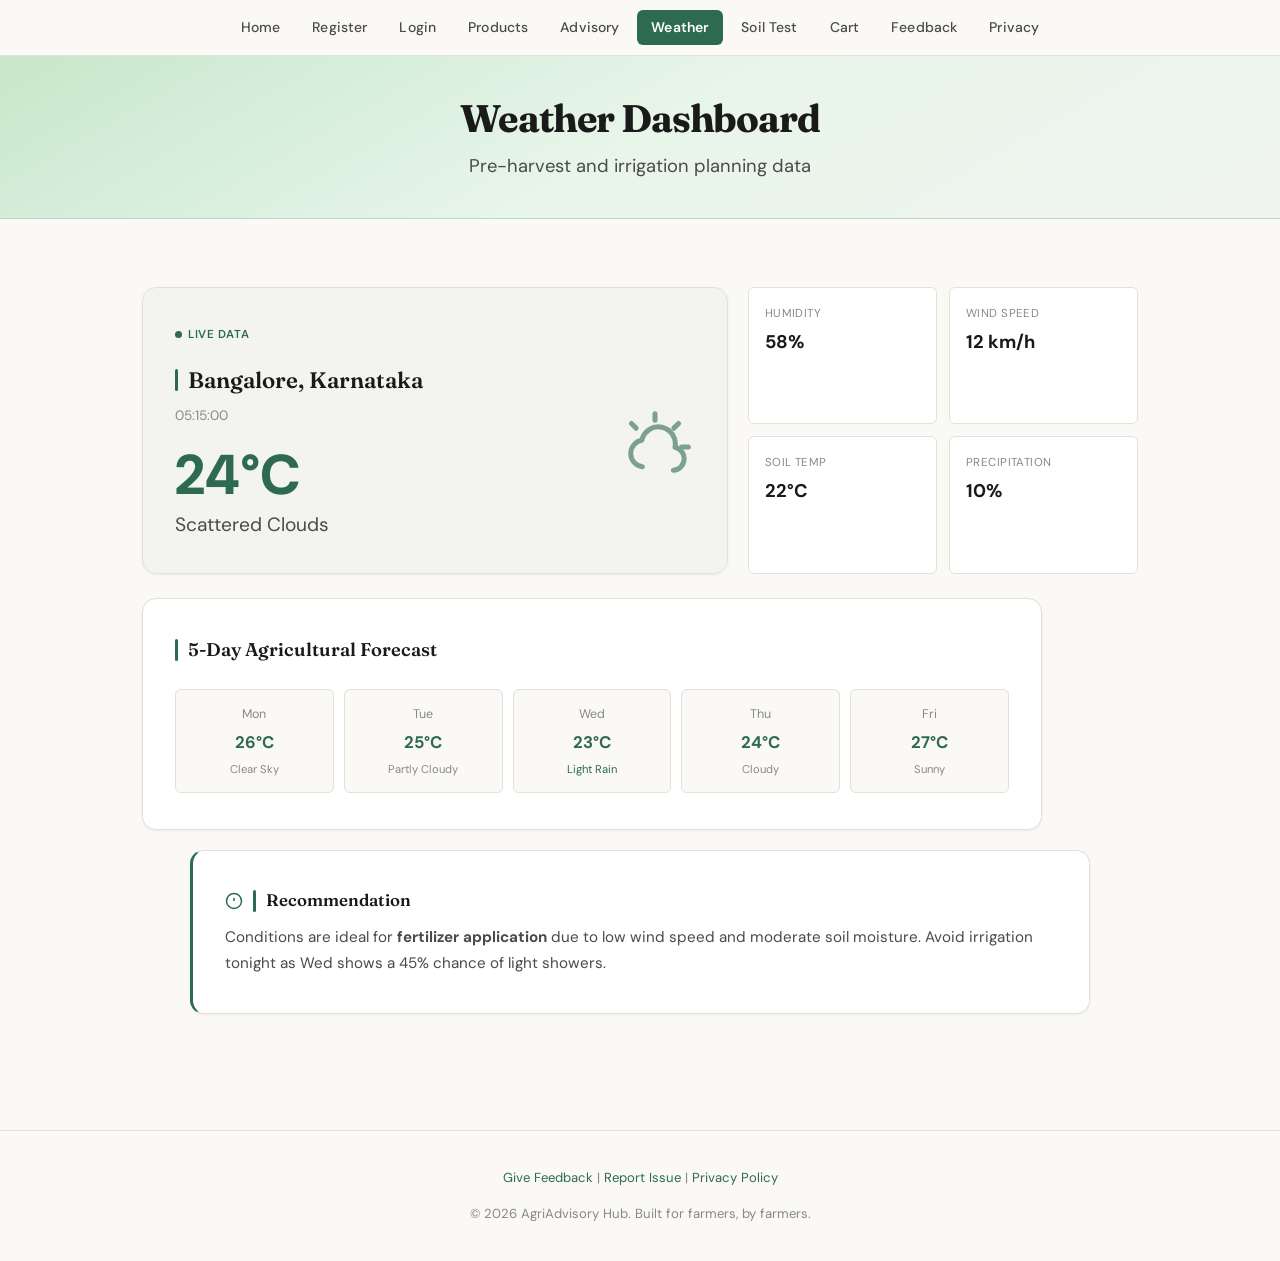
<file: weather.html>
<!DOCTYPE html>
<html lang="en">

<head>
    <meta charset="UTF-8">
    <meta name="viewport" content="width=device-width, initial-scale=1.0">
    <meta name="description" content="Live weather dashboard for agriculture optimization.">
    <title>Live Weather — AgriAdvisory Hub</title>
    <link rel="stylesheet" href="style.css">
    <style>
        .weather-hero {
            display: grid;
            grid-template-columns: 1.5fr 1fr;
            gap: 20px;
            margin-bottom: 24px;
        }

        .main-weather {
            padding: 32px;
            text-align: left;
            position: relative;
            background: rgba(45, 106, 79, 0.03);
            border: 1px solid var(--border-color);
        }

        .weather-metrics {
            display: grid;
            grid-template-columns: repeat(2, 1fr);
            gap: 12px;
        }

        .metric-card {
            background: var(--bg-card);
            border-radius: var(--radius-sm);
            padding: 16px;
            border: 1px solid var(--border-color);
            transition: var(--transition-fast);
        }

        .metric-card:hover {
            border-color: var(--accent-secondary);
        }

        .metric-label {
            font-size: 0.72rem;
            color: var(--text-muted);
            text-transform: uppercase;
            letter-spacing: 0.04em;
            margin-bottom: 4px;
        }

        .metric-value {
            font-size: 1.15rem;
            font-weight: 700;
            color: var(--text-primary);
        }

        .live-clock {
            font-size: 0.85rem;
            color: var(--text-muted);
            margin-top: 6px;
            font-family: 'DM Sans', monospace;
        }

        .forecast-row {
            display: grid;
            grid-template-columns: repeat(5, 1fr);
            gap: 10px;
            margin-top: 24px;
        }

        .forecast-card {
            background: var(--bg-primary);
            padding: 14px;
            border-radius: var(--radius-sm);
            text-align: center;
            border: 1px solid var(--border-color);
            transition: var(--transition-fast);
        }

        .forecast-card:hover {
            border-color: var(--accent-secondary);
        }

        .forecast-day {
            font-size: 0.78rem;
            color: var(--text-muted);
            margin-bottom: 4px;
        }

        .forecast-temp {
            font-size: 1.05rem;
            font-weight: 700;
            color: var(--accent-primary);
        }

        @media (max-width: 768px) {
            .weather-hero {
                grid-template-columns: 1fr;
            }

            .forecast-row {
                grid-template-columns: repeat(3, 1fr);
            }
        }
    </style>
</head>

<body>

    <nav>
        <a href="index.html">Home</a>
        <a href="register.html">Register</a>
        <a href="login.html">Login</a>
        <a href="products.html">Products</a>
        <a href="advisory.html">Advisory</a>
        <a href="weather.html" class="active">Weather</a>
        <a href="soil.html">Soil Test</a>
        <a href="checkout.html">Cart</a>
        <a href="feedback.html">Feedback</a>
        <a href="privacy.html">Privacy</a>
    </nav>

    <header class="header-slim">
        <h1>Weather Dashboard</h1>
        <p>Pre-harvest and irrigation planning data</p>
    </header>

    <div class="section" style="max-width: 1060px; background: none; border: none; box-shadow: none;">

        <div class="weather-hero">
            <div class="section main-weather" style="margin: 0;">
                <div class="live-indicator">Live Data</div>
                <div style="display: flex; justify-content: space-between; align-items: center; margin-top: 16px;">
                    <div>
                        <h2 id="city-name" style="margin-bottom: 2px;">Bangalore, Karnataka</h2>
                        <div id="clock" class="live-clock">16:52:10</div>
                        <div style="margin-top: 20px;">
                            <span id="temp-val"
                                style="font-size: 3.5rem; font-weight: 800; color: var(--accent-primary); line-height: 1;">24°C</span>
                            <span id="condition-txt"
                                style="display: block; font-size: 1.2rem; color: var(--text-secondary); margin-top: 6px;">Scattered
                                Clouds</span>
                        </div>
                    </div>
                    <div id="weather-icon-main">
                        <svg xmlns="http://www.w3.org/2000/svg" width="80" height="80" viewBox="0 0 24 24" fill="none"
                            stroke="var(--accent-primary)" stroke-width="1.5" stroke-linecap="round"
                            stroke-linejoin="round" style="opacity: 0.6;">
                            <path d="M17.5 19a3.5 3.5 0 0 0 .5-6.91A5 5 0 0 0 8.05 10a4 4 0 0 0 .15 7.91" />
                            <path d="M12 2v2" />
                            <path d="m4.93 4.93 1.41 1.41" />
                            <path d="M22 12h-2" />
                            <path d="m19.07 4.93-1.41 1.41" />
                        </svg>
                    </div>
                </div>
            </div>

            <div class="weather-metrics">
                <div class="metric-card">
                    <div class="metric-label">Humidity</div>
                    <div id="humidity-val" class="metric-value">58%</div>
                </div>
                <div class="metric-card">
                    <div class="metric-label">Wind Speed</div>
                    <div id="wind-val" class="metric-value">12 km/h</div>
                </div>
                <div class="metric-card">
                    <div class="metric-label">Soil Temp</div>
                    <div id="soil-temp-val" class="metric-value">22°C</div>
                </div>
                <div class="metric-card">
                    <div class="metric-label">Precipitation</div>
                    <div id="precip-val" class="metric-value">10%</div>
                </div>
            </div>
        </div>

        <div class="section" style="margin: 0;">
            <h2 style="font-size: 1.15rem;">5-Day Agricultural Forecast</h2>
            <div class="forecast-row">
                <div class="forecast-card">
                    <div class="forecast-day">Mon</div>
                    <div class="forecast-temp">26°C</div>
                    <div style="font-size: 0.7rem; color: var(--text-muted); margin-top: 3px;">Clear Sky</div>
                </div>
                <div class="forecast-card">
                    <div class="forecast-day">Tue</div>
                    <div class="forecast-temp">25°C</div>
                    <div style="font-size: 0.7rem; color: var(--text-muted); margin-top: 3px;">Partly Cloudy</div>
                </div>
                <div class="forecast-card">
                    <div class="forecast-day">Wed</div>
                    <div class="forecast-temp">23°C</div>
                    <div style="font-size: 0.7rem; color: var(--accent-primary); margin-top: 3px;">Light Rain</div>
                </div>
                <div class="forecast-card">
                    <div class="forecast-day">Thu</div>
                    <div class="forecast-temp">24°C</div>
                    <div style="font-size: 0.7rem; color: var(--text-muted); margin-top: 3px;">Cloudy</div>
                </div>
                <div class="forecast-card">
                    <div class="forecast-day">Fri</div>
                    <div class="forecast-temp">27°C</div>
                    <div style="font-size: 0.7rem; color: var(--text-muted); margin-top: 3px;">Sunny</div>
                </div>
            </div>
        </div>

        <div class="section" style="margin-top: 20px; border-left: 3px solid var(--accent-primary);">
            <div style="display: flex; align-items: center; gap: 10px; margin-bottom: 10px;">
                <svg xmlns="http://www.w3.org/2000/svg" width="18" height="18" viewBox="0 0 24 24" fill="none"
                    stroke="var(--accent-primary)" stroke-width="2">
                    <circle cx="12" cy="12" r="10" />
                    <line x1="12" y1="8" x2="12" y2="12" />
                    <line x1="12" y1="16" x2="12.01" y2="16" />
                </svg>
                <h2 style="font-size: 1.05rem; margin: 0;">Recommendation</h2>
            </div>
            <p>Conditions are ideal for <strong>fertilizer application</strong> due to low wind speed and moderate soil
                moisture. Avoid irrigation tonight as Wed shows a 45% chance of light showers.</p>
        </div>

    </div>

    <footer>
        <div style="margin-bottom: 15px;">
            <a href="feedback.html">Give Feedback</a> |
            <a href="report_issue.html">Report Issue</a> |
            <a href="privacy.html">Privacy Policy</a>
        </div>
        <p>&copy; 2026 AgriAdvisory Hub. Built for farmers, by farmers.</p>
    </footer>

    <script>
        function updateClock() {
            const now = new Date();
            const timeStr = now.getHours().toString().padStart(2, '0') + ':' +
                now.getMinutes().toString().padStart(2, '0') + ':' +
                now.getSeconds().toString().padStart(2, '0');
            document.getElementById('clock').innerText = timeStr;
        }
        setInterval(updateClock, 1000);
        updateClock();

        setInterval(() => {
            const wind = Math.floor(Math.random() * 5) + 10;
            const humidity = Math.floor(Math.random() * 4) + 56;
            document.getElementById('wind-val').innerText = wind + ' km/h';
            document.getElementById('humidity-val').innerText = humidity + '%';

            const tempVal = document.getElementById('temp-val');
            const currentTemp = parseInt(tempVal.innerText);
            if (Math.random() > 0.8) {
                tempVal.innerText = (currentTemp + (Math.random() > 0.5 ? 1 : -1)) + '°C';
            }
        }, 3000);
    </script>

</body>

</html>
</file>
<file: style.css>
/* ===== GOOGLE FONTS ===== */
@import url('https://fonts.googleapis.com/css2?family=DM+Sans:wght@300;400;500;600;700&family=Fraunces:opsz,wght@9..144,400;9..144,600;9..144,700&display=swap');

/* ===== CSS VARIABLES ===== */
:root {
    --bg-primary: #faf9f6;
    --bg-secondary: #f2f0eb;
    --bg-card: #ffffff;
    --bg-card-hover: #fefefe;
    --bg-glass: rgba(255, 255, 255, 0.7);

    --accent-primary: #2d6a4f;
    --accent-secondary: #40916c;
    --accent-light: #b7e4c7;
    --accent-dark: #1b4332;
    --accent-earth: #8b6914;
    --accent-warm: #c77b30;

    --text-primary: #1a1a1a;
    --text-secondary: #4a4a4a;
    --text-muted: #888888;

    --border-color: #e2e0db;
    --border-hover: #c5c3bd;

    --shadow-sm: 0 1px 3px rgba(0, 0, 0, 0.06);
    --shadow-md: 0 4px 16px rgba(0, 0, 0, 0.06);
    --shadow-lg: 0 8px 30px rgba(0, 0, 0, 0.08);

    --radius-sm: 6px;
    --radius-md: 10px;
    --radius-lg: 14px;
    --radius-xl: 20px;

    --transition-fast: 0.2s ease;
    --transition-smooth: 0.3s ease;
}

/* ===== RESET & BASE ===== */
*,
*::before,
*::after {
    margin: 0;
    padding: 0;
    box-sizing: border-box;
}

html {
    scroll-behavior: smooth;
}

body {
    font-family: 'DM Sans', -apple-system, BlinkMacSystemFont, sans-serif;
    background: var(--bg-primary);
    color: var(--text-primary);
    min-height: 100vh;
    line-height: 1.65;
    overflow-x: hidden;
    -webkit-font-smoothing: antialiased;
}

/* ===== NAVBAR ===== */
nav {
    position: sticky;
    top: 0;
    z-index: 100;
    background: rgba(250, 249, 246, 0.92);
    backdrop-filter: blur(12px);
    -webkit-backdrop-filter: blur(12px);
    border-bottom: 1px solid var(--border-color);
    padding: 0 32px;
    display: flex;
    justify-content: center;
    align-items: center;
    gap: 4px;
    height: 56px;
}

nav a {
    color: var(--text-secondary);
    text-decoration: none;
    font-weight: 500;
    font-size: 0.875rem;
    padding: 6px 14px;
    border-radius: var(--radius-sm);
    letter-spacing: 0.01em;
    transition: var(--transition-fast);
}

nav a:hover {
    color: var(--accent-primary);
    background: rgba(45, 106, 79, 0.06);
}

nav a.active,
.active {
    color: #fff;
    background: var(--accent-primary);
    font-weight: 600;
}

/* ===== HEADER / HERO ===== */
header {
    position: relative;
    text-align: center;
    padding: 80px 30px 70px;
    background: linear-gradient(150deg, #c8e6c9 0%, #d4edda 20%, #e8f5e9 50%, #f0f4f0 100%);
    border-bottom: 1px solid #b7d9bf;
}

/* Split hero layout (homepage) */
.hero-split {
    display: grid;
    grid-template-columns: 1fr 1fr;
    gap: 0;
    align-items: stretch;
    text-align: left;
    padding: 0;
}

.hero-split .hero-text {
    padding: 72px 52px 72px 60px;
    display: flex;
    flex-direction: column;
    justify-content: center;
}

.hero-split .hero-image {
    position: relative;
    overflow: hidden;
    min-height: 420px;
}

.hero-split .hero-image img {
    width: 100%;
    height: 100%;
    object-fit: cover;
    object-position: center;
    display: block;
}

.hero-split .hero-image::after {
    content: '';
    position: absolute;
    inset: 0;
    background: linear-gradient(to right, rgba(200, 230, 201, 0.4) 0%, transparent 60%);
}

@media (max-width: 768px) {
    .hero-split {
        grid-template-columns: 1fr;
    }

    .hero-split .hero-image {
        min-height: 220px;
    }

    .hero-split .hero-text {
        padding: 40px 24px;
    }
}

header h1 {
    font-family: 'Fraunces', serif;
    font-size: clamp(2rem, 5vw, 3.2rem);
    font-weight: 700;
    letter-spacing: -0.03em;
    margin-bottom: 12px;
    color: var(--text-primary);
    line-height: 1.15;
}

header p {
    font-size: clamp(1rem, 2vw, 1.15rem);
    color: var(--text-secondary);
    font-weight: 400;
    max-width: 560px;
    margin: 0 auto;
    line-height: 1.6;
}

/* ===== BADGE (subtle label) ===== */
.badge {
    display: inline-block;
    padding: 4px 12px;
    border-radius: var(--radius-sm);
    font-size: 0.72rem;
    font-weight: 600;
    background: rgba(45, 106, 79, 0.08);
    color: var(--accent-primary);
    border: 1px solid rgba(45, 106, 79, 0.15);
    letter-spacing: 0.04em;
    text-transform: uppercase;
    margin-bottom: 14px;
}

/* ===== ANIMATIONS ===== */
@keyframes fadeInUp {
    from {
        opacity: 0;
        transform: translateY(16px);
    }

    to {
        opacity: 1;
        transform: translateY(0);
    }
}

@keyframes fadeIn {
    from {
        opacity: 0;
    }

    to {
        opacity: 1;
    }
}

@keyframes slideUp {
    from {
        opacity: 0;
        transform: translateY(20px);
    }

    to {
        opacity: 1;
        transform: translateY(0);
    }
}

@keyframes pulse {

    0%,
    100% {
        opacity: 1;
    }

    50% {
        opacity: 0.5;
    }
}

@keyframes shimmer {
    0% {
        background-position: -200% center;
    }

    100% {
        background-position: 200% center;
    }
}

/* ===== SECTION (CARD) ===== */
.section {
    position: relative;
    background: var(--bg-card);
    margin: 32px auto;
    padding: 36px 32px;
    max-width: 900px;
    border-radius: var(--radius-lg);
    border: 1px solid var(--border-color);
    box-shadow: var(--shadow-sm);
    z-index: 1;
    animation: slideUp 0.5s ease-out both;
}

.section:hover {
    box-shadow: var(--shadow-md);
}

.section h2 {
    font-family: 'Fraunces', serif;
    font-size: 1.4rem;
    font-weight: 600;
    margin-bottom: 12px;
    color: var(--text-primary);
    display: flex;
    align-items: center;
    gap: 10px;
}

.section h2::before {
    content: '';
    display: inline-block;
    width: 3px;
    height: 22px;
    background: var(--accent-primary);
    border-radius: 3px;
}

.section p {
    color: var(--text-secondary);
    font-size: 0.95rem;
    line-height: 1.7;
}

/* ===== FORM ELEMENTS ===== */
input,
select,
textarea {
    width: 100%;
    padding: 12px 16px;
    margin: 6px 0;
    display: block;
    border-radius: var(--radius-sm);
    border: 1px solid var(--border-color);
    background: var(--bg-primary);
    color: var(--text-primary);
    font-family: 'DM Sans', sans-serif;
    font-size: 0.9rem;
    transition: var(--transition-fast);
    outline: none;
}

input::placeholder,
textarea::placeholder {
    color: var(--text-muted);
}

input:focus,
select:focus,
textarea:focus {
    border-color: var(--accent-primary);
    box-shadow: 0 0 0 3px rgba(45, 106, 79, 0.1);
}

textarea {
    min-height: 100px;
    resize: vertical;
}

select {
    cursor: pointer;
    appearance: none;
    background-image: url("data:image/svg+xml,%3Csvg xmlns='http://www.w3.org/2000/svg' width='12' height='8' viewBox='0 0 12 8'%3E%3Cpath d='M1 1l5 5 5-5' stroke='%232d6a4f' stroke-width='2' fill='none'/%3E%3C/svg%3E");
    background-repeat: no-repeat;
    background-position: right 14px center;
    padding-right: 40px;
}

select option {
    background: var(--bg-card);
    color: var(--text-primary);
}

/* ===== BUTTONS ===== */
button {
    padding: 11px 24px;
    background: var(--accent-primary);
    color: #fff;
    border: none;
    border-radius: var(--radius-sm);
    cursor: pointer;
    font-family: 'DM Sans', sans-serif;
    font-size: 0.875rem;
    font-weight: 600;
    letter-spacing: 0.01em;
    transition: var(--transition-fast);
}

button:hover {
    background: var(--accent-dark);
}

button:active {
    transform: scale(0.98);
}

/* Delete / Remove button style */
button.btn-danger,
li button {
    background: #c0392b;
    color: #fff;
    padding: 7px 16px;
    font-size: 0.8rem;
}

button.btn-danger:hover,
li button:hover {
    background: #a93226;
}

/* ===== PRODUCTS GRID ===== */
#products {
    display: grid;
    grid-template-columns: repeat(auto-fill, minmax(260px, 1fr));
    gap: 20px;
    list-style: none;
    padding: 0;
}

#products li,
.product {
    background: var(--bg-card);
    padding: 20px;
    border-radius: var(--radius-md);
    border: 1px solid var(--border-color);
    text-align: center;
    display: flex;
    flex-direction: column;
    align-items: center;
    gap: 10px;
    transition: var(--transition-smooth);
    animation: slideUp 0.4s ease-out both;
    color: var(--text-primary);
    font-weight: 500;
}

#products li:nth-child(1) {
    animation-delay: 0.05s;
}

#products li:nth-child(2) {
    animation-delay: 0.1s;
}

#products li:nth-child(3) {
    animation-delay: 0.15s;
}

#products li:nth-child(4) {
    animation-delay: 0.2s;
}

#products li:nth-child(5) {
    animation-delay: 0.25s;
}

#products li:nth-child(6) {
    animation-delay: 0.3s;
}

#products li:hover,
.product:hover {
    border-color: var(--accent-secondary);
    box-shadow: var(--shadow-md);
}

.product img,
#products li img {
    width: 100px;
    height: 100px;
    object-fit: cover;
    border-radius: var(--radius-sm);
    border: 1px solid var(--border-color);
}

#products li:hover img,
.product:hover img {
    border-color: var(--accent-secondary);
}

#products li button {
    background: var(--accent-primary);
    color: #fff;
    margin-top: 6px;
    border-radius: var(--radius-sm);
}

#products li button:hover {
    background: var(--accent-dark);
}

/* ===== CART LIST ===== */
#cart {
    list-style: none;
    padding: 0;
}

#cart li,
li {
    list-style: none;
    background: var(--bg-primary);
    border: 1px solid var(--border-color);
    padding: 14px 18px;
    margin: 8px 0;
    border-radius: var(--radius-sm);
    display: flex;
    justify-content: space-between;
    align-items: center;
    color: var(--text-primary);
    font-weight: 500;
    transition: var(--transition-fast);
}

#cart li:hover {
    background: var(--bg-secondary);
    border-color: var(--border-hover);
}

/* ===== TOTAL ===== */
h3#total,
#total {
    font-size: 1.3rem;
    font-weight: 700;
    color: var(--accent-primary);
    margin-top: 20px;
    padding: 16px 20px;
    background: var(--bg-primary);
    border: 1px solid var(--border-color);
    border-radius: var(--radius-sm);
    text-align: right;
}

/* ===== TOAST NOTIFICATION ===== */
.toast {
    position: fixed;
    bottom: 24px;
    right: 24px;
    background: var(--accent-primary);
    color: #fff;
    padding: 12px 24px;
    border-radius: var(--radius-sm);
    font-weight: 600;
    font-size: 0.875rem;
    box-shadow: var(--shadow-lg);
    display: none;
    z-index: 1000;
    transition: opacity 0.3s ease, transform 0.3s ease;
}

/* ===== MESSAGE / STATUS ===== */
#msg {
    margin-top: 14px;
    padding: 12px 18px;
    border-radius: var(--radius-sm);
    font-weight: 500;
    color: var(--accent-primary);
    background: rgba(45, 106, 79, 0.06);
    border: 1px solid rgba(45, 106, 79, 0.15);
    text-align: center;
    animation: fadeIn 0.3s ease-out;
}

#msg:empty {
    display: none;
}

/* ===== FOOTER ===== */
footer {
    text-align: center;
    padding: 36px 20px;
    color: var(--text-muted);
    font-size: 0.82rem;
    border-top: 1px solid var(--border-color);
    margin-top: 48px;
}

footer a {
    color: var(--accent-primary);
    text-decoration: none;
}

/* ===== FEATURES GRID (Home Page) ===== */
.features {
    display: grid;
    grid-template-columns: repeat(auto-fit, minmax(220px, 1fr));
    gap: 16px;
    margin-top: 20px;
}

.feature-card {
    background: var(--bg-primary);
    border: 1px solid var(--border-color);
    border-radius: var(--radius-md);
    padding: 24px 20px;
    text-align: center;
    transition: var(--transition-smooth);
    cursor: default;
}

.feature-card:hover {
    border-color: var(--accent-secondary);
    box-shadow: var(--shadow-md);
}

.feature-card .feature-icon {
    width: 44px;
    height: 44px;
    border-radius: 10px;
    background: rgba(45, 106, 79, 0.08);
    border: 1px solid rgba(45, 106, 79, 0.12);
    display: flex;
    align-items: center;
    justify-content: center;
    margin: 0 auto 14px;
    color: var(--accent-primary);
}

.feature-card h3 {
    font-size: 1rem;
    font-weight: 600;
    margin-bottom: 6px;
    color: var(--text-primary);
}

.feature-card p {
    font-size: 0.85rem;
    color: var(--text-muted);
    line-height: 1.5;
}

/* ===== FORM GROUP ===== */
.form-group {
    margin-bottom: 4px;
}

.form-group label {
    display: block;
    font-size: 0.82rem;
    font-weight: 500;
    color: var(--text-secondary);
    margin-bottom: 4px;
    letter-spacing: 0.01em;
}

/* ===== EMPTY STATE ===== */
.empty-state {
    text-align: center;
    padding: 48px 24px;
    color: var(--text-muted);
}

.empty-state p {
    font-size: 0.95rem;
}

/* ===== GLASS WIDGET ===== */
.glass-widget {
    background: var(--bg-card);
    border: 1px solid var(--border-color);
    border-radius: var(--radius-md);
    padding: 24px;
    box-shadow: var(--shadow-sm);
}

/* ===== LIVE INDICATOR ===== */
.live-indicator {
    display: inline-flex;
    align-items: center;
    gap: 6px;
    font-size: 0.72rem;
    font-weight: 600;
    color: var(--accent-primary);
    text-transform: uppercase;
    letter-spacing: 0.06em;
}

.live-indicator::before {
    content: '';
    width: 7px;
    height: 7px;
    background: var(--accent-primary);
    border-radius: 50%;
    animation: pulse 2s infinite;
}

/* ===== SCROLLBAR ===== */
::-webkit-scrollbar {
    width: 7px;
}

::-webkit-scrollbar-track {
    background: var(--bg-secondary);
}

::-webkit-scrollbar-thumb {
    background: var(--border-color);
    border-radius: 4px;
}

::-webkit-scrollbar-thumb:hover {
    background: var(--border-hover);
}

/* ===== RESPONSIVE ===== */
@media (max-width: 768px) {
    nav {
        padding: 0 12px;
        gap: 2px;
        height: 50px;
        flex-wrap: wrap;
        justify-content: center;
    }

    nav a {
        font-size: 0.78rem;
        padding: 5px 10px;
    }

    header {
        padding: 48px 20px 40px;
    }

    .section {
        margin: 20px 14px;
        padding: 24px 18px;
    }

    #products {
        grid-template-columns: repeat(auto-fill, minmax(180px, 1fr));
        gap: 14px;
    }

    .features {
        grid-template-columns: 1fr;
    }

    input,
    select,
    textarea {
        width: 100%;
    }
}

@media (max-width: 480px) {
    header h1 {
        font-size: 1.65rem;
    }

    nav {
        gap: 1px;
    }

    nav a {
        font-size: 0.72rem;
        padding: 4px 8px;
    }

    #products {
        grid-template-columns: 1fr;
    }

    .checkout-grid {
        grid-template-columns: 1fr;
    }
}

/* ===== CHECKOUT STYLES ===== */

header.header-slim {
    padding: 40px 24px 36px;
}

header.header-slim h1 {
    font-size: clamp(1.6rem, 3.5vw, 2.4rem);
}

.checkout-grid {
    display: grid;
    grid-template-columns: 1fr 1fr;
    gap: 20px;
    max-width: 1060px;
    margin: 0 auto 48px;
    padding: 0 20px;
}

.checkout-panel {
    margin: 0;
    max-width: none;
    animation-delay: 0.1s;
}

.checkout-panel:nth-child(2) {
    animation-delay: 0.15s;
}

.order-total-row {
    display: flex;
    justify-content: space-between;
    align-items: center;
    margin-top: 16px;
    padding: 14px 18px;
    background: var(--bg-primary);
    border: 1px solid var(--border-color);
    border-radius: var(--radius-sm);
    font-weight: 600;
    color: var(--text-secondary);
}

.total-amount {
    font-size: 1.2rem;
    font-weight: 700;
    color: var(--accent-primary);
}

.btn-place-order {
    width: 100%;
    padding: 14px;
    font-size: 0.95rem;
    border-radius: var(--radius-sm);
    margin-top: 8px;
}

.order-msg {
    margin-top: 10px;
    font-size: 0.875rem;
    color: #c0392b;
    min-height: 20px;
}

.order-msg:empty {
    display: none;
}

/* Success screen */
.order-success-panel {
    text-align: center;
    max-width: 520px;
}

.success-icon {
    width: 72px;
    height: 72px;
    border-radius: 50%;
    background: rgba(45, 106, 79, 0.08);
    border: 1px solid rgba(45, 106, 79, 0.15);
    display: flex;
    align-items: center;
    justify-content: center;
    margin: 0 auto 20px;
    color: var(--accent-primary);
}

.order-ref {
    margin-top: 10px;
    font-family: 'DM Sans', monospace;
    font-size: 0.9rem;
    color: var(--accent-primary);
    letter-spacing: 0.05em;
    font-weight: 600;
}

.link-accent {
    color: var(--accent-primary);
    text-decoration: none;
    font-weight: 500;
}

.link-accent:hover {
    text-decoration: underline;
}

.btn-outline-link {
    display: inline-block;
    margin-top: 20px;
    padding: 10px 24px;
    border: 1px solid var(--accent-primary);
    border-radius: var(--radius-sm);
    color: var(--accent-primary);
    text-decoration: none;
    font-weight: 600;
    font-size: 0.875rem;
    transition: var(--transition-fast);
}

.btn-outline-link:hover {
    background: var(--accent-primary);
    color: #fff;
}

@media (max-width: 768px) {
    .checkout-grid {
        grid-template-columns: 1fr;
        padding: 0 14px;
    }
}

/* ===== COOKIE CONSENT BANNER ===== */
.cookie-banner {
    position: fixed;
    bottom: 0;
    left: 0;
    right: 0;
    z-index: 2000;
    background: rgba(250, 249, 246, 0.97);
    backdrop-filter: blur(16px);
    -webkit-backdrop-filter: blur(16px);
    border-top: 1px solid var(--border-color);
    padding: 16px 32px;
    display: flex;
    align-items: center;
    justify-content: space-between;
    gap: 16px;
    box-shadow: 0 -4px 20px rgba(0, 0, 0, 0.06);
    animation: cookieSlideUp 0.4s ease both;
}

@keyframes cookieSlideUp {
    from {
        transform: translateY(100%);
        opacity: 0;
    }

    to {
        transform: translateY(0);
        opacity: 1;
    }
}

@keyframes cookieSlideDown {
    from {
        transform: translateY(0);
        opacity: 1;
    }

    to {
        transform: translateY(100%);
        opacity: 0;
    }
}

.cookie-banner.hiding {
    animation: cookieSlideDown 0.3s ease forwards;
}

.cookie-banner__icon {
    font-size: 1.5rem;
    flex-shrink: 0;
}

.cookie-banner__text {
    flex: 1;
}

.cookie-banner__text p {
    color: var(--text-secondary);
    font-size: 0.85rem;
    line-height: 1.5;
    margin: 0;
}

.cookie-banner__text strong {
    color: var(--accent-primary);
    font-weight: 600;
}

.cookie-banner__actions {
    display: flex;
    gap: 8px;
    flex-shrink: 0;
}

.cookie-banner__actions button {
    padding: 8px 20px;
    font-size: 0.82rem;
    border-radius: var(--radius-sm);
    font-weight: 600;
    cursor: pointer;
    transition: var(--transition-fast);
}

.cookie-btn-accept {
    background: var(--accent-primary);
    color: #fff;
    border: none;
}

.cookie-btn-accept:hover {
    background: var(--accent-dark);
}

.cookie-btn-decline {
    background: transparent;
    color: var(--text-secondary);
    border: 1px solid var(--border-color);
}

.cookie-btn-decline:hover {
    border-color: var(--text-secondary);
    color: var(--text-primary);
}

/* ===== WELCOME BACK BAR ===== */
.welcome-bar {
    background: rgba(45, 106, 79, 0.05);
    border-bottom: 1px solid rgba(45, 106, 79, 0.1);
    padding: 8px 32px;
    display: flex;
    align-items: center;
    justify-content: center;
    gap: 8px;
    font-size: 0.85rem;
    color: var(--text-secondary);
    z-index: 99;
    animation: fadeIn 0.4s ease-out;
}

.welcome-bar__name {
    color: var(--accent-primary);
    font-weight: 600;
}

.welcome-bar__dismiss {
    background: none;
    border: none;
    color: var(--text-muted);
    cursor: pointer;
    font-size: 1rem;
    padding: 2px 6px;
    border-radius: var(--radius-sm);
    transition: var(--transition-fast);
    line-height: 1;
}

.welcome-bar__dismiss:hover {
    color: var(--text-primary);
    background: rgba(0, 0, 0, 0.04);
    transform: none;
}

/* Cookie banner responsive */
@media (max-width: 768px) {
    .cookie-banner {
        flex-direction: column;
        text-align: center;
        padding: 16px 20px;
        gap: 12px;
    }

    .cookie-banner__actions {
        width: 100%;
        justify-content: center;
    }

    .welcome-bar {
        padding: 6px 14px;
        font-size: 0.8rem;
    }
}
</file>
